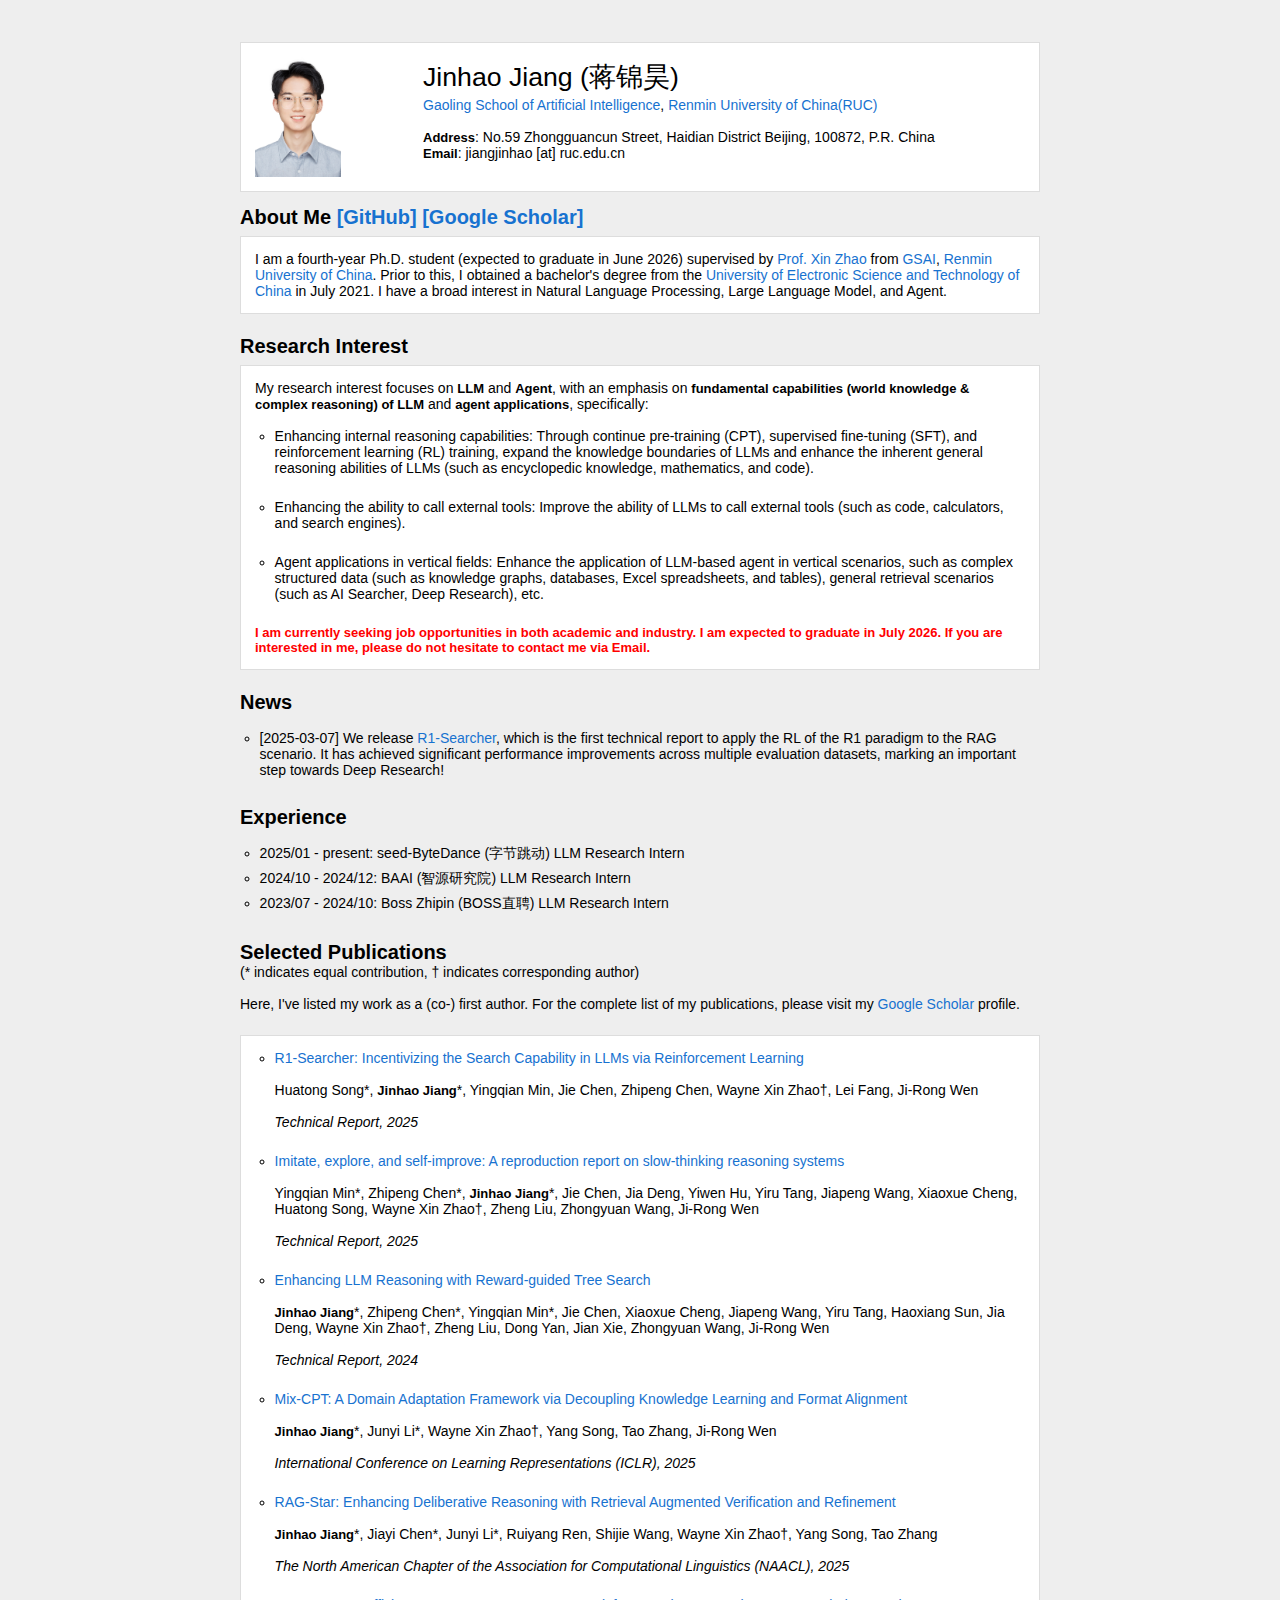
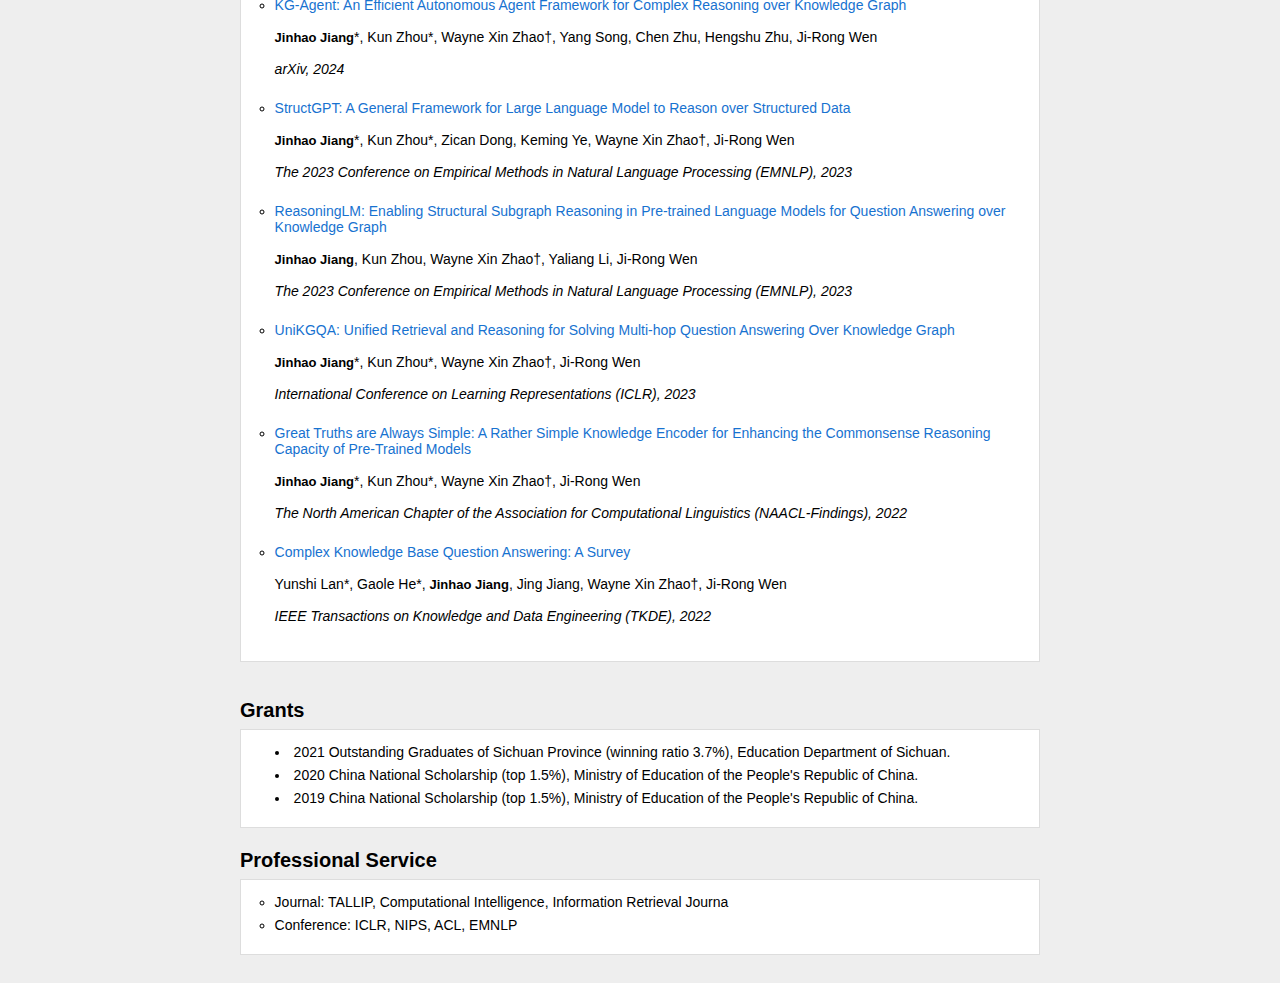
<file: index.html>
<html>

<head>
    <meta http-equiv="Content-Type" content="text/html; charset=UTF-8">

    <title>Jinhao Jiang</title>
    <meta content="Jinhao Jiang, https://jboru.github.io" name="keywords">

    <style media="screen" type="text/css">
        html,
        body,
        div,
        span,
        applet,
        object,
        iframe,
        h1,
        h2,
        h3,
        h4,
        h5,
        h6,
        p,
        blockquote,
        pre,
        a,
        abbr,
        acronym,
        address,
        big,
        cite,
        code,
        del,
        dfn,
        em,
        font,
        img,
        ins,
        kbd,
        q,
        s,
        samp,
        small,
        strike,
        strong,
        sub,
        tt,
        var,
        dl,
        dt,
        dd,
        ol,
        ul,
        li,
        fieldset,
        form,
        label,
        legend,
        table,
        caption,
        tbody,
        tfoot,
        thead,
        tr,
        th,
        td {
            border: 0pt none;
            font-family: inherit;
            font-size: 100%;
            font-style: inherit;
            font-weight: inherit;
            margin: 0pt;
            outline-color: invert;
            outline-style: none;
            outline-width: 0pt;
            padding: 0pt;
            vertical-align: baseline;
        }

        a {
            color: #1772d0;
            text-decoration: none;
        }

        a:focus,
        a:hover {
            color: #f09228;
            text-decoration: none;
        }

        a.paper {
            font-weight: bold;
            font-size: 12pt;
        }

        b.paper {
            font-weight: bold;
            font-size: 12pt;
        }

        * {
            margin: 0pt;
            padding: 0pt;
        }

        body {
            position: relative;
            margin: 3em auto 2em auto;
            width: 800px;
            font-family: Verdana, Helvetica, sans-serif;
            font-size: 14px;
            background: #eee;
        }

        h2 {
            font-family: Verdana, Helvetica, sans-serif;
            font-size: 15pt;
            font-weight: 700;
        }

        h3 {
            font-family: Verdana, Helvetica, sans-serif;
            font-size: 16px;
            font-weight: 700;
        }

        strong {
            font-family: Verdana, Helvetica, sans-serif;
            font-size: 13px;
            font-weight: bold;
        }

        ul {
            list-style: circle;
        }

        img {
            border: none;
        }

        li {
            padding-bottom: 0.5em;
            margin-left: 1.4em;
        }

        alert {
            font-family: Verdana, Helvetica, sans-serif;
            font-size: 13px;
            font-weight: bold;
            color: #FF0000;
        }

        em,
        i {
            font-style: italic;
        }

        div.section {
            clear: both;
            margin-bottom: 1.5em;
            background: #eee;
        }

        div.spanner {
            clear: both;
        }

        div.paper {
            clear: both;
            margin-top: 0.5em;
            margin-bottom: 1em;
            border: 1px solid #ddd;
            background: #fff;
            padding: 1em 1em 1em 1em;
        }

        div.paper div {
            padding-left: 230px;
        }

        img.paper {
            margin-bottom: 0.5em;
            float: left;
            width: 200px;
        }

        span.blurb {
            font-style: italic;
            display: block;
            margin-top: 0.75em;
            margin-bottom: 0.5em;
        }

        pre,
        code {
            font-family: 'Lucida Console', 'Andale Mono', 'Courier', monospaced;
            margin: 1em 0;
            padding: 0;
        }

        div.paper pre {
            font-size: 0.9em;
        }
    </style>


    <link href="http://fonts.googleapis.com/css?family=Lato:400,700,400italic,700italic" rel="stylesheet"
          type="text/css"/>
    <!-- Global site tag (gtag.js) - Google Analytics -->
    <script async src="https://www.googletagmanager.com/gtag/js?id=UA-164510176-1"></script>
    <script>
        window.dataLayer = window.dataLayer || [];

        function gtag() {
            dataLayer.push(arguments);
        }

        gtag('js', new Date());

        gtag('config', 'UA-164510176-1');
    </script>

</head>


<body>

    <!--photo and basic information-->
    <div style="margin-bottom: 1em; border: 1px solid #ddd; background-color: #fff; padding: 1em; height: 120px;">
        <div style="margin: 0px auto; width: 100%;">
            <img title="jinhao" style="float: left; padding-left: .01em; height: 120px;"
                 src="images/jiangjinhao.jpg">
            <div style="padding-left: 12em; vertical-align: top; height: 120px;">
                <span style="line-height: 150%; font-size: 20pt;">Jinhao Jiang (蒋锦昊)</span><br>
                <span><a href="http://ai.ruc.edu.cn/">Gaoling School of Artificial Intelligence</a>, <a
                        href="https://en.ruc.edu.cn/">Renmin University of China(RUC)</a></span><br><br>
                <span><strong>Address</strong>: No.59 Zhongguancun Street, Haidian District Beijing, 100872, P.R. China</span><br>
                <span><strong>Email</strong>: jiangjinhao [at] ruc.edu.cn</span>
            </div>
        </div>
    </div>
    <!--<div style="clear: both; background-color: #fff; margin-top: 1.5em; padding: .2em; padding-left: .3em;">-->

    
    <!--biography-->
    <div style="clear: both;">
        <div class="section">
            <h2>About Me <a href="https://github.com/JBoRu">[GitHub]</a>
                <a href="https://scholar.google.com/citations?user=TeFKijMAAAAJ&hl=en">[Google Scholar]</a>
            </h2>
            <div class="paper">
                I am a fourth-year Ph.D. student (expected to graduate in June 2026) supervised by <a href="http://playbigdata.ruc.edu.cn/batmanfly/">Prof. Xin Zhao</a> from <a href="http://ai.ruc.edu.cn/english/index.htm">GSAI</a>, <a href="https://ruc.edu.cn">Renmin University of China</a>. Prior to this, I obtained a bachelor's degree from the <a href="https://www.uestc.edu.cn/">University of Electronic Science and Technology of China</a> in July 2021. I have a broad interest in Natural Language Processing, Large Language Model, and Agent.
                <br>
            </div>
        </div>
    </div>

    <!--Research Interest-->
    <div style="clear: both;">
        <div class="section clearfix">
            <h2>Research Interest</h2>
            <div class="paper">
                My research interest focuses on <strong>LLM</strong> and <strong>Agent</strong>, with an emphasis on
                <strong>fundamental capabilities (world knowledge & complex reasoning) of LLM</strong> and
                <strong>agent applications</strong>, specifically:<br><br>
                <ul>
                    <li>Enhancing internal reasoning capabilities: Through continue pre-training (CPT), supervised fine-tuning
                        (SFT), and reinforcement learning (RL) training, expand the knowledge boundaries of LLMs and enhance
                        the inherent general reasoning abilities of LLMs (such as encyclopedic knowledge, mathematics, and
                        code).
                    </li><br>
                    <li>Enhancing the ability to call external tools: Improve the ability of LLMs to call external tools (such
                        as code, calculators, and search engines).
                    </li><br>
                    <li>Agent applications in vertical fields: Enhance the application of LLM-based agent in vertical scenarios,
                        such as complex structured data (such as knowledge graphs, databases, Excel spreadsheets, and tables),
                        general retrieval scenarios (such as AI Searcher, Deep Research), etc.
                    </li><br>
                </ul>
                <alert>
                    I am currently seeking job opportunities in both academic and industry. I am expected to graduate in July
                    2026. If you are interested in me, please do not hesitate to contact me via Email.
                <alert>
            </div>
        </div>
    </div>

    <!--News-->
    <div style="clear: both;">
        <div class="section">
            <h2 id="news">News</h2><br>
                <ul>
                    <li>[2025-03-07] We release <a href="https://arxiv.org/pdf/2503.05592">R1-Searcher</a>, which is the first technical report to apply the RL of the R1 paradigm to the RAG scenario. It has achieved significant performance improvements across multiple evaluation datasets, marking an important step towards Deep Research!
                </ul>

            <!-- <details>
                <summary><span style="color:blue">&nbsp;&nbsp;&nbsp;&nbsp;&nbsp;&nbsp;&nbsp;&nbsp;&nbsp;[2024]</span></summary>
                <ul>
                    <li>2024-12: One paper about LLM evaluation was accepted by <a href="https://aaai.org/conference/aaai/aaai-25/">AAAI 2025</a>; We won the First Price in <a href="https://mp.weixin.qq.com/s/tANdhJhfKtO-ZZtVI2wM6A">Financial GraphRAG Competition</a>.</li>
                    <li>2024-02: One paper about text simplification was accepted by <a href="https://lrec-coling-2024.org/about-lrec-coling/">COLING 2024</a>.</li>                
                </ul>
            </details> -->

            <!-- <details>
                <summary><span style="color:blue">&nbsp;&nbsp;&nbsp;&nbsp;&nbsp;&nbsp;&nbsp;&nbsp;&nbsp;[2023]</span></summary>
                <ul><br>-->
                    <!-- <li>2023-12: We won the Best Innovation Award in <a href="https://mp.weixin.qq.com/s/sfJPI5yIIE9igTZlpbU5QQ">Yangtze River Delta Fintech Innovation & Application Global Competition</a>.</li> -->
                <!-- </ul> -->
            <!-- </details> -->
        </div>
    </div>

    <!-- Research Highlights
    <div style="clear: both;">
        <div class="section">
            <h2 id="confpapers">Research Highlights (<a href="https://scholar.google.com/citations?user=Q0F92XIAAAAJ&hl=en">[Full List]</a>)</h2>


            <h4><alert>Question Answering</alert></h4>
            <div class="paper"><img class="paper" src="./resources/paper_icon/naacl_demo_short.gif"
                title="">
                <div>We have developed question answering systems under different scenarios. 
                For Machine Reading Comprehension (MRC), we proposed different methods to improve the accuracy of answering questions over passages [<a href="https://ojs.aaai.org/index.php/AAAI/article/view/6458/6314">AAAI'20</a>; <a href="https://aclanthology.org/2023.findings-acl.391.pdf">ACL'23</a>]. 
                For Knowledge Graph Question Answering (KGQA), we investegated and improved different modules in the QA framework, which achieve SOTA results in a variety of scenarios (e.g., simple questions [<a href="https://ink.library.smu.edu.sg/cgi/viewcontent.cgi?article=5443&context=sis_research">IJCAI'19</a>], complex questions [<a href="https://arxiv.org/pdf/2101.03737">WSDM'20</a>; <a href="https://aclanthology.org/2020.acl-main.91.pdf">ACL'20</a>; <a href="https://arxiv.org/pdf/2306.06872">ACL'23</a>], conversational questions [<a href="https://aclanthology.org/2021.acl-long.255.pdf">ACL'21</a>]).
                For Question Answering with Databases, we explored to generate complex questions in a specific domain [<a href="https://arxiv.org/pdf/2310.08395">EMNLP'23</a>; <a href="https://arxiv.org/abs/2402.13125">AAAI'25</a>] and align Large Language Models (LLMs) to a domain-specific database [<a href="https://arxiv.org/pdf/2402.16567">CIKM'24</a>].
                For Multi-modal Question Answering, we discussed the applications of LLMs and its safety issue [<a href="http://arxiv.org/abs/2311.09050.pdf">MM'23</a>; <a href="https://arxiv.org/pdf/2402.00357">IJCAI'24</a>;<a href="https://arxiv.org/pdf/2311.17600">ECCV'24</a>].<br>
                
                There are surveys [<a href="https://arxiv.org/pdf/2108.06688">TKDE'22</a>] you can start with.
                We have demonstration pages [<a href="http://49.52.27.116:8000/test">Demonstration Page</a> (only works within ECNU)] that you can try on!
                </div>
                <div class="spanner">
                </div>
            </div> 

            <h4><alert>Educational NLP</alert></h4>
            <div class="paper"><img class="paper" src="./resources/paper_icon/viscgec.gif"
                title="">
                <div>We have worked on the educational NLP tasks, such as Math Word Problem (MWP) solving [<a href="https://ojs.aaai.org/index.php/AAAI/article/view/21723">AAAI demo'22</a>; <a href="https://arxiv.org/pdf/2305.04091">ACL'23</a>; <a href="https://arxiv.org/pdf/2310.16535">EMNLP Finding'23</a>], Chinese Spelling Check (CSC) [<a href="https://link.springer.com/chapter/10.1007/978-3-031-44699-3_29">NLPCC'23</a>], Grammatical Error Correction (GEC) [<a href="https://arxiv.org/pdf/2311.04906">CIKM'23</a>;<a href="https://arxiv.org/pdf/2311.04906">COLING'25</a>;<a href="https://arxiv.org/pdf/2311.04906">NAACL'25</a>], Text Simplification [<a href="https://arxiv.org/abs/2402.14704">COLING'24</a>], and Essay Scoring [<a href="https://kclpure.kcl.ac.uk/ws/portalfiles/portal/266055350/AIED_2024_Chen_et_al.pdf">AIED'24</a>;<a href="https://arxiv.org/pdf/2407.12857">EMNLP Finding'24</a>].<br>
                
                There are surveys [<a href="https://arxiv.org/pdf/2401.07518">ArXiv</a>] you can start with.
                </div>
                <div class="spanner">
                </div>
            </div>            
        </div>
    </div>
    <br> -->

    <div style="clear: both;">
        <div class="section clearfix">
            <h2>Experience</h2><br>
            <ul>
                <li>2025/01 - present: seed-ByteDance (字节跳动) LLM Research Intern
                </li>
                <li>2024/10 - 2024/12: BAAI (智源研究院) LLM Research Intern
                </li>
                <li>2023/07 - 2024/10: Boss Zhipin (BOSS直聘) LLM Research Intern
                </li>
            </ul>
        </div>
    </div>

    
    <!--Research Highlights-->
    <div style="clear: both;">
        <div class="section">
            <h2 id="confpapers">Selected Publications</h2>
            (* indicates equal contribution, &dagger; indicates corresponding author)<br><br>
            Here, I've listed my work as a (co-) first author. For the complete list of my publications, please visit my <a href="https://scholar.google.com/citations?user=TeFKijMAAAAJ&hl=en">Google Scholar</a> profile.<br><br>
            <div class="paper">
            <ul>
                <li>
                <a href="https://arxiv.org/pdf/2503.05592.pdf">R1-Searcher: Incentivizing the Search Capability in LLMs via Reinforcement Learning</a><br><br>
                Huatong Song*, <strong>Jinhao Jiang</strong>*, Yingqian Min, Jie Chen, Zhipeng Chen, Wayne Xin Zhao&dagger;, Lei Fang, Ji-Rong Wen<br><br>
                <i>Technical Report, 2025</i> <br>
                <br>
                </li>
            </ul>

            <ul>
                <li>
                <a href="https://arxiv.org/pdf/2412.09413?.pdf">Imitate, explore, and self-improve: A reproduction report on slow-thinking reasoning systems</a><br><br>
                Yingqian Min*, Zhipeng Chen*, <strong>Jinhao Jiang</strong>*, Jie Chen, Jia Deng, Yiwen Hu, Yiru Tang, Jiapeng Wang, Xiaoxue Cheng, Huatong Song, Wayne Xin Zhao&dagger;, Zheng Liu, Zhongyuan Wang, Ji-Rong Wen<br><br>
                <i>Technical Report, 2025</i> <br>
                <br>
                </li>
            </ul>


            <ul>
                <li>
                <a href="https://arxiv.org/pdf/2411.11694.pdf">Enhancing LLM Reasoning with Reward-guided Tree Search</a><br><br>
                <strong>Jinhao Jiang</strong>*, Zhipeng Chen*, Yingqian Min*, Jie Chen, Xiaoxue Cheng, Jiapeng Wang, Yiru Tang, Haoxiang Sun, Jia Deng, Wayne Xin Zhao&dagger;, Zheng Liu, Dong Yan, Jian Xie, Zhongyuan Wang, Ji-Rong Wen<br><br>
                <i>Technical Report, 2024</i> <br>
                <br>
                </li>
            </ul>

            <ul>
                <li>
                <a href="https://arxiv.org/pdf/2412.09413?.pdf">Mix-CPT: A Domain Adaptation Framework via Decoupling Knowledge Learning and Format Alignment</a><br><br>
                <strong>Jinhao Jiang</strong>*, Junyi Li*, Wayne Xin Zhao&dagger;, Yang Song, Tao Zhang, Ji-Rong Wen<br><br>
                <i>International Conference on Learning Representations (ICLR), 2025</i> <br>
                <br>
                </li>
            </ul>

            <ul>
                <li>
                <a href="https://arxiv.org/pdf/2412.12881.pdf">RAG-Star: Enhancing Deliberative Reasoning with Retrieval Augmented Verification and Refinement</a><br><br>
                <strong>Jinhao Jiang</strong>*, Jiayi Chen*, Junyi Li*, Ruiyang Ren, Shijie Wang, Wayne Xin Zhao&dagger;, Yang Song, Tao Zhang<br><br>
                <i>The North American Chapter of the Association for Computational Linguistics (NAACL), 2025</i> <br>
                <br>
                </li>
            </ul>

            <ul>
                <li>
                <a href="https://arxiv.org/pdf/2402.11163.pdf">KG-Agent: An Efficient Autonomous Agent Framework for Complex Reasoning over Knowledge Graph</a><br><br>
                <strong>Jinhao Jiang</strong>*, Kun Zhou*, Wayne Xin Zhao&dagger;, Yang Song, Chen Zhu, Hengshu Zhu, Ji-Rong Wen<br><br>
                <i>arXiv, 2024</i> <br>
                <br>
                </li>
            </ul>

            <ul>
                <li>
                <a href="https://arxiv.org/pdf/2305.09645.pdf">StructGPT: A General Framework for Large Language Model to Reason over Structured Data</a><br><br>
                <strong>Jinhao Jiang</strong>*, Kun Zhou*, Zican Dong, Keming Ye, Wayne Xin Zhao&dagger;, Ji-Rong Wen<br><br>
                <i>The 2023 Conference on Empirical Methods in Natural Language Processing (EMNLP), 2023</i> <br>
                <br>
                </li>
            </ul>

            <ul>
                <li>
                <a href="https://arxiv.org/pdf/2305.09645.pdf">ReasoningLM: Enabling Structural Subgraph Reasoning in Pre-trained Language Models for Question Answering over Knowledge Graph</a><br><br>
                <strong>Jinhao Jiang</strong>, Kun Zhou, Wayne Xin Zhao&dagger;, Yaliang Li, Ji-Rong Wen<br><br>
                <i>The 2023 Conference on Empirical Methods in Natural Language Processing (EMNLP), 2023</i> <br>
                <br>
                </li>
            </ul>

            <ul>
                <li>
                <a href="https://arxiv.org/abs/2212.00959">UniKGQA: Unified Retrieval and Reasoning for Solving Multi-hop Question Answering Over Knowledge Graph</a><br><br>
                <strong>Jinhao Jiang</strong>*, Kun Zhou*, Wayne Xin Zhao&dagger;, Ji-Rong Wen<br><br>
                <i>International Conference on Learning Representations (ICLR), 2023</i><br>
                <br>
                </li>
            </ul>

            <ul>
                <li>
                <a href="https://arxiv.org/pdf/2205.01841.pdf">Great Truths are Always Simple: A Rather Simple Knowledge Encoder for Enhancing the Commonsense Reasoning Capacity of Pre-Trained Models</a><br><br>
                <strong>Jinhao Jiang</strong>*, Kun Zhou*, Wayne Xin Zhao&dagger;, Ji-Rong Wen<br><br>
                <i>The North American Chapter of the Association for Computational Linguistics (NAACL-Findings), 2022</i><br>
                <br>
                </li>
            </ul>

            <ul>
                <li>
                <a href="https://arxiv.org/pdf/2108.06688.pdf">Complex Knowledge Base Question Answering: A Survey</a><br><br>
                Yunshi Lan*, Gaole He*, <strong>Jinhao Jiang</strong>, Jing Jiang, Wayne Xin Zhao&dagger;, Ji-Rong Wen<br><br>
                <i>IEEE Transactions on Knowledge and Data Engineering (TKDE), 2022</i> <br>
                <br>
                </li>
            </ul>

        </div>
    </div>
    <br>

    <!--Grants-->
    <div style="clear: both;">
        <div class="section">
            <h2>Grants
            </h2>
            <div class="paper">
                <li>2021 Outstanding Graduates of Sichuan Province (winning ratio 3.7%), Education Department of Sichuan.</li>
                <li>2020 China National Scholarship (top 1.5%), Ministry of Education of the People's Republic of China.</li>
                <li>2019 China National Scholarship (top 1.5%), Ministry of Education of the People's Republic of China.</li>
                <!-- <li>2019 Meritorious Winner (winning ratio 7.09%) in Mathematical Contest In Modeling, the COMAP of American.</li> -->
                <div class="spanner"></div>
                <!-- <br> -->
            </div>
        </div>
    </div>

    <!--Teaching-->
    <!-- <div style="clear: both;">
        <div class="section">
            <h2>Teaching
            </h2>
            <div class="paper">
                <ul>
                    <li>
                        Deep Learning<br>
                        for both undergraduate students and postgraduate students<br>
                        2024 Spring Deep Learning (Undergraduate)<br>
                        2025 Spring <a href="./resources/html/deep-learning2024-2025.html">Deep Learning (Undergraduate)</a> 
                    </li>
                </ul>
                <div class="spanner"></div>
                <br>
            </div>
        </div>
    </div> -->

    <!--Professional Service-->
    <div style="clear: both;">
        <div class="section">
            <h2>Professional Service
            </h2>
            <div class="paper">
                <ul>
                    <li>Journal: TALLIP, Computational Intelligence, Information Retrieval Journa</li>
                    <li>Conference: ICLR, NIPS, ACL, EMNLP</li>
                </ul>
                <div class="spanner"></div>
                <!-- <br> -->
            </div>
        </div>
    </div>

    <!--Invited Talk-->
    <!-- <div style="clear: both;">
        <div class="section">
            <h2>Invited Talk
            </h2>
            <div class="paper">
                <ul>
                    <li>
                        Invited Talk on Stuctured Data Management via Large Language Models.<br>
                        Xi'an, <a href="http://chinasoft.ccf.org.cn/program/academic">2024 CCF ChinaSoft</a> (2024.11)<br>
                    </li>
                    <li>
                        Invited Talk on Applications of Large Language Models on Finance Domain.<br>
                        ECNU (2023.12)<br>
                    </li>
                    <li>
                        Invited Talk on Knowledge-based Question Answering with Large Language Models. <a href="./resources/slides/nust-pre.pdf">[Slides]</a> <br>
                        NUST, NLP Group (2023.11)<br>
                        SCU, NLP Group (2023.12)
                    </li>
                </ul>
                <div class="spanner"></div>
                <br>
            </div>
        </div>
    </div> -->

    <!--Mentoring-->
    <!-- <div style="clear: both;">
        <div class="section">
            <h2>Mentoring Experience</h2>
            <div class="paper">
                <h4>PhD students</h4>
                <ul>
                    <li>
                        Yuanyuan Liang 
                    </li>
                    <li>
                        Wenbiao Tao 
                    </li>
                    <li>
                        Yuan Liu 
                    </li>
                </ul>
                <h4>Master students</h4>
                <ul>
                    <li>
                        Zeyu Sheng (ByteDance, Shanghai); Xuyao Hu (Xiecheng, Shanghai); Yuze Huang (Xiecheng, Shanghai); Yuxuan Huang (Shanghai Stock Exchange, Shanghai)
                    </li>
                    <li>
                        Keren Tan (Shanghai excellent graduate student 2024) (Guotai Junan Securities, Shanghai); Jiani Wang (Midea, Shanghai); Lei Pan(AISPEECH, Shanghai)
                    </li>
                    <li>
                        Xin Liu (PhD candidate, MBZUAI, Abu Dhabi); Hanyue Du; Alex Xiang Li (BiliBili, Shanghai)
                    </li>
                    <li>
                        Hanlun Zhu; Yike Zhao; Xiaoman Wang
                    </li>
                    <li>
                        Qinwen Chen; Xinyuan Li; Qianyu Wang
                    </li>
                </ul>
                <h4>Undergraduate students</h4>
                <ul>
                    <li>
                        Qingyuan Tian (CIKM 2023; EMNLP Finding 2023) (PhD candidate, SJTU)<br>
                    </li>
                </ul>
                <div class="spanner"></div>
                <br>
            </div>
        </div>
    </div>

</body>

</html>
</file>
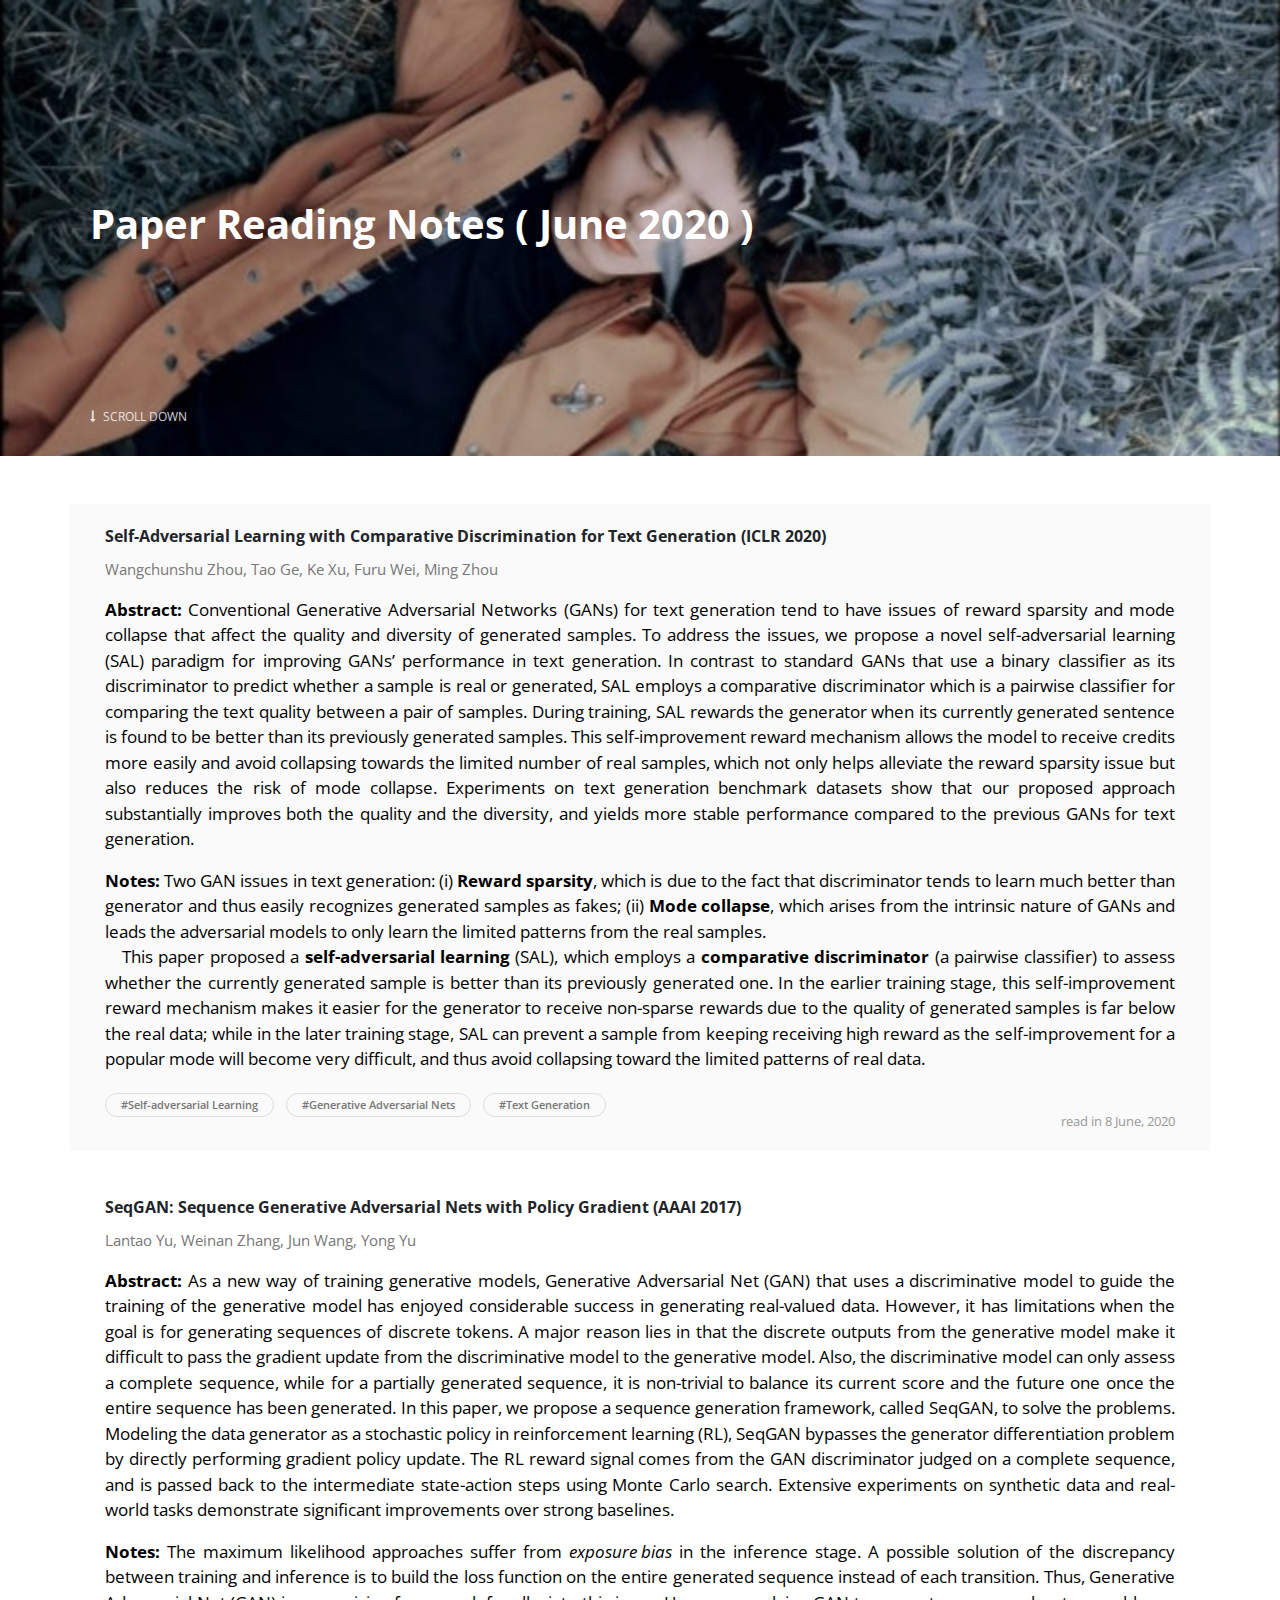
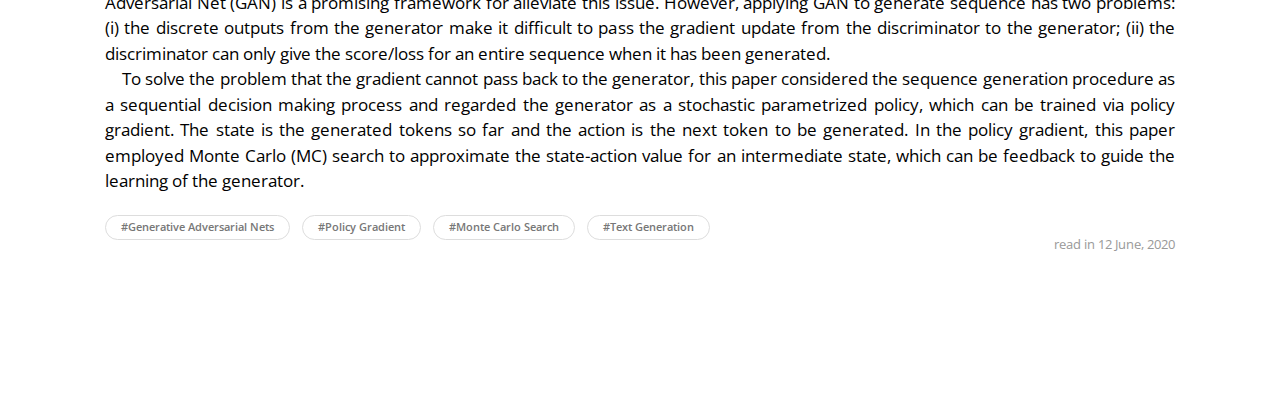
<file: blog/2020/june.html>
<!DOCTYPE html>
<html>
  <head>
    <meta charset="utf-8">
    <meta http-equiv="X-UA-Compatible" content="IE=edge">
    <title>June 2020 (Junyi Li)</title>
    <meta name="description" content="">
    <meta name="viewport" content="width=device-width, initial-scale=1">
    <meta name="robots" content="all,follow">
    <!-- Bootstrap CSS-->
    <link rel="stylesheet" href="../vendor/bootstrap/css/bootstrap.min.css">
    <!-- Font Awesome CSS-->
    <link rel="stylesheet" href="../vendor/font-awesome/css/font-awesome.min.css">
    <!-- Custom icon font-->
    <link rel="stylesheet" href="../css/fontastic.css">
    <!-- Google fonts - Open Sans-->
    <link rel="stylesheet" href="https://fonts.googleapis.com/css?family=Open+Sans:300,400,700">
    <!-- Fancybox-->
    <link rel="stylesheet" href="../vendor/@fancyapps/fancybox/jquery.fancybox.min.css">
    <!-- theme stylesheet-->
    <link rel="stylesheet" href="../css/style.default.css" id="theme-stylesheet">
    <!-- Custom stylesheet - for your changes-->
    <link rel="stylesheet" href="../css/custom.css">
  </head>
  <body>
    <!-- Hero Section-->
    <section style="background: url(../img/june-2020.jpg); background-size: cover; background-position: center center" class="hero">
      <div class="container">
        <div class="row">
          <div class="col-lg-12">
            <h1>Paper Reading Notes ( June 2020 )</h1><!--<a href="june-all.html" target="_blank" class="hero-link">Show All</a>-->
          </div>
        </div><a href=".intro" class="continue link-scroll"><i class="fa fa-long-arrow-down"></i> Scroll Down</a>
      </div>
    </section>
    <br><br>
    <section class="featured-posts no-padding-top">
      <div class="container">
        <!-- Post-->
        <div class="row d-flex align-items-stretch">
          <div class="text col-lg-12">
            <div class="text-inner d-flex align-items-center">
              <div class="content">
                <header class="post-header">
                  <!--<div class="category"><a href="#">Business</a><a href="#">Technology</a></div>-->
				  <a href="https://openreview.net/pdf?id=B1l8L6EtDS" target="_blank">
                    <b>Self-Adversarial Learning with Comparative Discrimination for Text Generation (ICLR 2020)</b>
				  </a>
                </header>
                <p style="font-size:15px">Wangchunshu Zhou, Tao Ge, Ke Xu, Furu Wei, Ming Zhou</p>
				<p style="color:black;font-size:17px;text-align:justify">
				<b>Abstract: </b>Conventional Generative Adversarial Networks (GANs) for text generation tend to
				have issues of reward sparsity and mode collapse that affect the quality and diversity
				of generated samples. To address the issues, we propose a novel self-adversarial
				learning (SAL) paradigm for improving GANs’ performance in text generation.
				In contrast to standard GANs that use a binary classifier as its discriminator
				to predict whether a sample is real or generated, SAL employs a comparative
				discriminator which is a pairwise classifier for comparing the text quality between
				a pair of samples. During training, SAL rewards the generator when its currently
				generated sentence is found to be better than its previously generated samples.
				This self-improvement reward mechanism allows the model to receive credits
				more easily and avoid collapsing towards the limited number of real samples,
				which not only helps alleviate the reward sparsity issue but also reduces the risk of
				mode collapse. Experiments on text generation benchmark datasets show that our
				proposed approach substantially improves both the quality and the diversity, and
				yields more stable performance compared to the previous GANs for text generation.
				</p>
				<p style="color:black;font-size:17px;text-align:justify">
				<b>Notes: </b>Two GAN issues in text generation: (i) <b>Reward sparsity</b>, which is due to the fact that discriminator tends to learn much better than generator and thus easily recognizes generated samples as fakes; (ii) <b>Mode collapse</b>, which arises from the intrinsic nature of GANs and leads the adversarial models to only learn the limited patterns from the real samples.<br>
				&emsp;This paper proposed a <b>self-adversarial learning</b> (SAL), which employs a <b>comparative discriminator</b> (a pairwise classifier) to assess whether the currently generated sample is better than its previously generated one. In the earlier training stage, this self-improvement reward mechanism makes it easier for the generator to receive non-sparse rewards due to the quality of generated samples is far below the real data; while in the later training stage, SAL can prevent a sample from keeping receiving high reward as the self-improvement for a popular mode will become very difficult, and thus avoid collapsing toward the limited patterns of real data.
				</p>
				<div class="widget tags"> 
					<ul class="list-inline">
					  <li class="list-inline-item"><a href="#" class="tag">#Self-adversarial Learning</a></li>
					  <li class="list-inline-item"><a href="#" class="tag">#Generative Adversarial Nets</a></li>
					  <li class="list-inline-item"><a href="#" class="tag">#Text Generation</a></li>
					</ul>
				</div>
                <footer class="post-footer d-flex align-items-center">
                  <div class="comments">read in 8 June, 2020</div>
                </footer>
              </div>
            </div>
          </div>
          <!--<div class="image col-lg-4"><img src="../img/featured-pic-1.jpeg" alt="..."></div>-->
        </div>
		<br>
		<!-- Post-->
        <div class="row d-flex align-items-stretch">
          <div class="text col-lg-12">
            <div class="text-inner d-flex align-items-center">
              <div class="content">
                <header class="post-header">
                  <!--<div class="category"><a href="#">Business</a><a href="#">Technology</a></div>-->
				  <a href="https://arxiv.org/abs/1609.05473" target="_blank">
                    <b>SeqGAN: Sequence Generative Adversarial Nets with Policy Gradient (AAAI 2017)</b>
				  </a>
                </header>
                <p style="font-size:15px">Lantao Yu, Weinan Zhang, Jun Wang, Yong Yu</p>
				<p style="color:black;font-size:17px;text-align:justify">
				<b>Abstract: </b>As a new way of training generative models, Generative Adversarial Net (GAN) that uses a discriminative model to guide the training of the generative model has enjoyed considerable
				success in generating real-valued data. However, it has limitations when the goal is for generating sequences of discrete tokens. A major reason lies in that the discrete outputs from the
				generative model make it difficult to pass the gradient update
				from the discriminative model to the generative model. Also,
				the discriminative model can only assess a complete sequence,
				while for a partially generated sequence, it is non-trivial to
				balance its current score and the future one once the entire
				sequence has been generated. In this paper, we propose a sequence generation framework, called SeqGAN, to solve the problems. Modeling the data generator as a stochastic policy in
				reinforcement learning (RL), SeqGAN bypasses the generator
				differentiation problem by directly performing gradient policy
				update. The RL reward signal comes from the GAN discriminator judged on a complete sequence, and is passed back to the intermediate state-action steps using Monte Carlo search.
				Extensive experiments on synthetic data and real-world tasks
				demonstrate significant improvements over strong baselines.
				</p>
				<p style="color:black;font-size:17px;text-align:justify">
				<b>Notes: </b>The maximum likelihood approaches suffer from <I>exposure bias</I> in the inference stage. A possible solution of the discrepancy between training and inference is to build the loss function on the entire generated sequence instead of each transition. Thus, Generative Adversarial Net (GAN) is a promising framework for alleviate this issue. However, applying GAN to generate sequence has two problems: (i) the discrete outputs from the generator make it difficult to pass the gradient update from the discriminator to the generator; (ii) the discriminator can only give the score/loss for an entire sequence when it has been generated.<br>
				&emsp;To solve the problem that the gradient cannot pass back to the generator, this paper considered the sequence generation procedure as a sequential decision making process and regarded the generator as a stochastic parametrized policy, which can be trained via policy gradient. The state is the generated tokens so far and the action is the next token to be generated. In the policy gradient, this paper employed Monte Carlo (MC) search to approximate the state-action value for an intermediate state, which can be feedback to guide the learning of the generator.
				</p>
				<div class="widget tags"> 
					<ul class="list-inline">
					  <li class="list-inline-item"><a href="#" class="tag">#Generative Adversarial Nets</a></li>
					  <li class="list-inline-item"><a href="#" class="tag">#Policy Gradient</a></li>
					  <li class="list-inline-item"><a href="#" class="tag">#Monte Carlo Search</a></li>
					  <li class="list-inline-item"><a href="#" class="tag">#Text Generation</a></li>
					</ul>
				</div>
                <footer class="post-footer d-flex align-items-center">
                  <div class="comments">read in 12 June, 2020</div>
                </footer>
              </div>
            </div>
          </div>
          <!--<div class="image col-lg-4"><img src="../img/featured-pic-1.jpeg" alt="..."></div>-->
        </div>
		<br>
        
      </div>
    </section>
    
    <!-- JavaScript files-->
    <script src="../vendor/jquery/jquery.min.js"></script>
    <script src="../vendor/popper.js/umd/popper.min.js"> </script>
    <script src="../vendor/bootstrap/js/bootstrap.min.js"></script>
    <script src="../vendor/jquery.cookie/jquery.cookie.js"> </script>
    <script src="../vendor/@fancyapps/fancybox/jquery.fancybox.min.js"></script>
    <script src="../js/front.js"></script>
  </body>
</html>
</file>
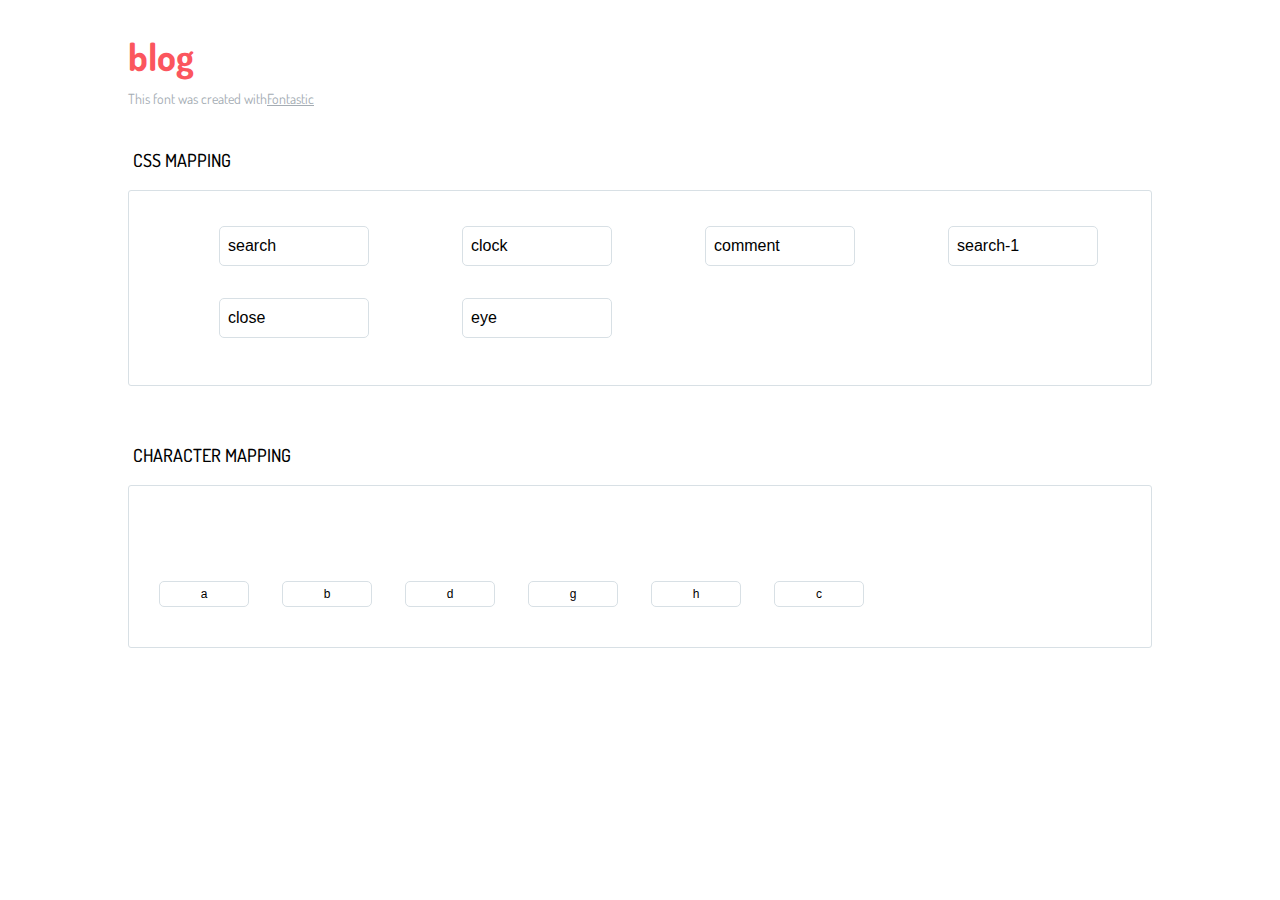
<file: blog/icons-reference/icons-reference.html>
<!DOCTYPE html>
<html lang="en">
  <head>
    <meta charset="utf-8">
    <meta http-equiv="X-UA-Compatible" content="IE=edge,chrome=1">
    <meta name="viewport" content="width=device-width,initial-scale=1">
    <title>Font Reference - blog</title>
    <link href="http://fonts.googleapis.com/css?family=Dosis:400,500,700" rel="stylesheet" type="text/css">
    <link href="https://file.myfontastic.com/N4j4N7oxYtNKkKrJvxc3rZ/icons.css" rel="stylesheet">
    <style type="text/css">html,body,div,span,applet,object,iframe,h1,h2,h3,h4,h5,h6,p,blockquote,pre,a,abbr,acronym,address,big,cite,code,del,dfn,em,img,ins,kbd,q,s,samp,small,strike,strong,sub,sup,tt,var,dl,dt,dd,ol,ul,li,fieldset,form,label,legend,table,caption,tbody,tfoot,thead,tr,th,td{margin:0;padding:0;border:0;outline:0;font-weight:inherit;font-style:inherit;font-family:inherit;font-size:100%;vertical-align:baseline}body{line-height:1;color:#000;background:#fff}ol,ul{list-style:none}table{border-collapse:separate;border-spacing:0;vertical-align:middle}caption,th,td{text-align:left;font-weight:normal;vertical-align:middle}a img{border:none}*{-webkit-box-sizing:border-box;-moz-box-sizing:border-box;box-sizing:border-box}body{font-family:'Dosis','Tahoma',sans-serif}.container{margin:15px auto;width:80%}h1{margin:40px 0 20px;font-weight:700;font-size:38px;line-height:32px;color:#fb565e}h2{font-size:18px;padding:0 0 21px 5px;margin:45px 0 0 0;text-transform:uppercase;font-weight:500}.small{font-size:14px;color:#a5adb4;}.small a{color:#a5adb4;}.small a:hover{color:#fb565e}.glyphs.character-mapping{margin:0 0 20px 0;padding:20px 0 20px 30px;color:rgba(0,0,0,0.5);border:1px solid #d8e0e5;-webkit-border-radius:3px;border-radius:3px;}.glyphs.character-mapping li{margin:0 30px 20px 0;display:inline-block;width:90px}.glyphs.character-mapping .icon{margin:10px 0 10px 15px;padding:15px;position:relative;width:55px;height:55px;color:#162a36 !important;overflow:hidden;-webkit-border-radius:3px;border-radius:3px;font-size:32px;}.glyphs.character-mapping .icon svg{fill:#000}.glyphs.character-mapping input{margin:0;padding:5px 0;line-height:12px;font-size:12px;display:block;width:100%;border:1px solid #d8e0e5;-webkit-border-radius:5px;border-radius:5px;text-align:center;outline:0;}.glyphs.character-mapping input:focus{border:1px solid #fbde4a;-webkit-box-shadow:inset 0 0 3px #fbde4a;box-shadow:inset 0 0 3px #fbde4a}.glyphs.character-mapping input:hover{-webkit-box-shadow:inset 0 0 3px #fbde4a;box-shadow:inset 0 0 3px #fbde4a}.glyphs.css-mapping{margin:0 0 60px 0;padding:30px 0 20px 30px;color:rgba(0,0,0,0.5);border:1px solid #d8e0e5;-webkit-border-radius:3px;border-radius:3px;}.glyphs.css-mapping li{margin:0 30px 20px 0;padding:0;display:inline-block;overflow:hidden}.glyphs.css-mapping .icon{margin:0;margin-right:10px;padding:13px;height:50px;width:50px;color:#162a36 !important;overflow:hidden;float:left;font-size:24px}.glyphs.css-mapping input{margin:0;margin-top:5px;padding:8px;line-height:16px;font-size:16px;display:block;width:150px;height:40px;border:1px solid #d8e0e5;-webkit-border-radius:5px;border-radius:5px;background:#fff;outline:0;float:right;}.glyphs.css-mapping input:focus{border:1px solid #fbde4a;-webkit-box-shadow:inset 0 0 3px #fbde4a;box-shadow:inset 0 0 3px #fbde4a}.glyphs.css-mapping input:hover{-webkit-box-shadow:inset 0 0 3px #fbde4a;box-shadow:inset 0 0 3px #fbde4a}</style>
  </head>
  <body>
    <div class="container">
      <h1>blog</h1>
      <p class="small">This font was created with<a href="http://fontastic.me/">Fontastic</a></p>
      <h2>CSS mapping</h2>
      <ul class="glyphs css-mapping">
        <li>
          <div class="icon icon-search"></div>
          <input type="text" readonly="readonly" value="search">
        </li>
        <li>
          <div class="icon icon-clock"></div>
          <input type="text" readonly="readonly" value="clock">
        </li>
        <li>
          <div class="icon icon-comment"></div>
          <input type="text" readonly="readonly" value="comment">
        </li>
        <li>
          <div class="icon icon-search-1"></div>
          <input type="text" readonly="readonly" value="search-1">
        </li>
        <li>
          <div class="icon icon-close"></div>
          <input type="text" readonly="readonly" value="close">
        </li>
        <li>
          <div class="icon icon-eye"></div>
          <input type="text" readonly="readonly" value="eye">
        </li>
      </ul>
      <h2>Character mapping</h2>
      <ul class="glyphs character-mapping">
        <li>
          <div data-icon="a" class="icon"></div>
          <input type="text" readonly="readonly" value="a">
        </li>
        <li>
          <div data-icon="b" class="icon"></div>
          <input type="text" readonly="readonly" value="b">
        </li>
        <li>
          <div data-icon="d" class="icon"></div>
          <input type="text" readonly="readonly" value="d">
        </li>
        <li>
          <div data-icon="g" class="icon"></div>
          <input type="text" readonly="readonly" value="g">
        </li>
        <li>
          <div data-icon="h" class="icon"></div>
          <input type="text" readonly="readonly" value="h">
        </li>
        <li>
          <div data-icon="c" class="icon"></div>
          <input type="text" readonly="readonly" value="c">
        </li>
      </ul>
    </div>
    <script>(function() {
  var glyphs, i, len, ref;

  ref = document.getElementsByClassName('glyphs');
  for (i = 0, len = ref.length; i < len; i++) {
    glyphs = ref[i];
    glyphs.addEventListener('click', function(event) {
      if (event.target.tagName === 'INPUT') {
        return event.target.select();
      }
    });
  }

}).call(this);

    </script>
  </body>
</html>
</file>
<file: blog/css/fontastic.css>
@charset "UTF-8";

@font-face {
  font-family: "blog";
  src:url("../fonts/blog.eot");
  src:url("../fonts/blog.eot?#iefix") format("embedded-opentype"),
    url("../fonts/blog.woff") format("woff"),
    url("../fonts/blog.ttf") format("truetype"),
    url("../fonts/blog.svg#blog") format("svg");
  font-weight: normal;
  font-style: normal;

}

[data-icon]:before {
  font-family: "blog" !important;
  content: attr(data-icon);
  font-style: normal !important;
  font-weight: normal !important;
  font-variant: normal !important;
  text-transform: none !important;
  speak: none;
  line-height: 1;
  -webkit-font-smoothing: antialiased;
  -moz-osx-font-smoothing: grayscale;
}

[class^="icon-"]:before,
[class*=" icon-"]:before {
  font-family: "blog" !important;
  font-style: normal !important;
  font-weight: normal !important;
  font-variant: normal !important;
  text-transform: none !important;
  speak: none;
  line-height: 1;
  -webkit-font-smoothing: antialiased;
  -moz-osx-font-smoothing: grayscale;
}

.icon-search:before {
  content: "\61";
}
.icon-clock:before {
  content: "\62";
}
.icon-comment:before {
  content: "\64";
}
.icon-search-1:before {
  content: "\67";
}
.icon-close:before {
  content: "\68";
}
.icon-eye:before {
  content: "\63";
}
</file>
<file: blog/css/style.default.css>
/*

* =====================
* GENERAL
* =====================
*/
.text-bold {
  font-weight: 700;
}

.text-small {
  font-size: 0.9rem;
}

body {
  overflow-x: hidden;
}

strong {
  font-weight: 700;
}

a,
i,
span {
  display: inline-block;
  text-decoration: none;
  -webkit-transition: all 0.3s;
  transition: all 0.3s;
}

a:hover, a:focus,
i:hover,
i:focus,
span:hover,
span:focus {
  text-decoration: none;
}

a i {
  -webkit-transition: none;
  transition: none;
}

ul {
  margin: 0;
  padding: 0;
}

section {
  padding: 100px 0;
  overflow-x: hidden;
}

button,
input {
  outline: none !important;
  font-family: "Open Sans", sans-serif;
}

button {
  cursor: pointer;
}

main,
aside {
  padding: 50px 0 100px;
}

h1 a {
  margin-left: 10px;
  font-size: 0.9em;
  opacity: 0;
  -webkit-transition: all 0.3s;
  transition: all 0.3s;
  color: #555;
  text-decoration: none;
}

h1:hover a {
  opacity: 1;
}

.page-header {
  padding-top: 20px;
  padding-bottom: 20px;
  background: #fafafa;
  margin-top: 30px;
}

.page-header h2 {
  margin-bottom: 0;
}

.animsition {
  z-index: 9999;
}

.widget {
  /*margin-bottom: 40px;
  padding: 30px;
  border: 1px solid #eee;*/
}

.widget header {
  margin-bottom: 20px;
}
.tlinks{text-indent:-9999px;height:0;line-height:0;font-size:0;overflow:hidden;}
.category a {
  color: #999;
  letter-spacing: 0.08em;
  font-weight: 700;
  text-transform: uppercase;
  text-decoration: none;
  font-size: 13px;
}

.category a::after {
  content: ',';
  color: #ddd;
  display: inline-block;
  margin-right: 5px;
}

.category a:last-of-type::after {
  display: none;
}

.category a:hover {
  color: #000;
}

i[class*="icon-"] {
  -webkit-transform: translateY(3px);
  transform: translateY(3px);
}

#style-switch-button {
  z-index: 9999 !important;
}

/*=== Helpers ===*/
.bg-red {
  background: #ff7676 !important;
  color: #fff;
}

.bg-red:hover {
  color: #fff;
}

.bg-blue {
  background: #85b4f2 !important;
  color: #fff;
}

.bg-blue:hover {
  color: #fff;
}

.bg-yellow {
  background: #ffc107 !important;
  color: #fff;
}

.bg-yellow:hover {
  color: #fff;
}

.bg-green {
  background: #54e69d !important;
  color: #fff;
}

.bg-green:hover {
  color: #fff;
}

.bg-orange {
  background: #ffc36d !important;
  color: #fff;
}

.bg-orange:hover {
  color: #fff;
}

.bg-violet {
  background: #796AEE !important;
  color: #fff;
}

.bg-violet:hover {
  color: #fff;
}

.bg-gray {
  background: #ced4da !important;
}

.bg-white {
  background: #fff !important;
}

.text-red {
  color: #ff7676;
}

.text-red:hover {
  color: #ff7676;
}

.text-yellow {
  color: #ffc107;
}

.text-yellow:hover {
  color: #ffc107;
}

.text-green {
  color: #54e69d;
}

.text-green:hover {
  color: #54e69d;
}

.text-orange {
  color: #ffc36d;
}

.text-orange:hover {
  color: #ffc36d;
}

.text-violet {
  color: #796AEE;
}

.text-violet:hover {
  color: #796AEE;
}

.text-blue {
  color: #85b4f2;
}

.text-blue:hover {
  color: #85b4f2;
}

.text-gray {
  color: #999;
}

.text-gray:hover {
  color: #999;
}

.text-white {
  color: #fff;
}

.no-padding {
  padding: 0 !important;
}

.no-padding-bottom {
  padding-bottom: 0 !important;
}

.no-padding-top {
  padding-top: 0 !important;
}

.no-margin {
  margin: 0 !important;
}

.no-margin-bottom {
  margin-bottom: 0 !important;
}

.no-margin-top {
  margin-top: 0 !important;
}

.padding-small {
  padding: 100px 0;
}

.btn {
  border-radius: 0 !important;
}

.badge {
  font-weight: 300;
}

.badge-rounded {
  border-radius: 50px;
}

.heading-light {
  font-weight: 300 !important;
}

.heading-medium {
  font-weight: 400 !important;
}

.pagination-template li.page-item {
  margin: 0 5px;
}

.pagination-template a.page-link {
  width: 40px;
  height: 40px;
  line-height: 27px;
  border-radius: 50% !important;
  border: 1px solid #ddd;
  color: #555;
  text-align: center;
}

.pagination-template a.page-link:hover, .pagination-template a.page-link.active {
  background: #f5f5f5;
}

.text-primary {
  color: #999 !important;
}

p.text-hero {
  font-size: 1.2em;
}

p.text-hero i {
  font-size: 1.2em;
}

p.small-text-hero {
  font-size: 1em;
}

h1,
h2,
h3,
h4,
h5,
h6 {
  margin-bottom: 15px;
}

.pagination-template li.page-item {
  margin: 0 5px;
}

.pagination-template a.page-link {
  width: 40px;
  height: 40px;
  line-height: 27px;
  border-radius: 50% !important;
  border: none;
  color: #555;
  text-align: center;
}

.pagination-template a.page-link:hover, .pagination-template a.page-link.active {
  background: #eee;
}

.container-fluid {
  width: 100%;
}

.text-big {
  font-size: 1.4em;
  font-weight: 300;
  line-height: 1.8em;
  color: #111;
}

a.hero-link {
  color: inherit !important;
  text-transform: uppercase;
  font-size: 1em;
  text-decoration: none !important;
  margin-top: 20px;
  font-weight: 300;
}

a.hero-link::after {
  content: '';
  width: 100%;
  height: 1px;
  display: block;
  background: #fff;
  -webkit-transition: all 0.3s;
  transition: all 0.3s;
}

a.hero-link:hover {
  color: #999 !important;
}

a.hero-link:hover::after {
  background: #999;
}

div[class*="-btn"] {
  cursor: pointer;
}

/* General Media Query ------------------------------------- */
@media (max-width: 767px) {
  nav.navbar .search-btn {
    margin-left: 0;
    padding-left: 0;
    border-left: none;
  }
}

@media (max-width: 575px) {
  nav.navbar .container {
    width: 100%;
  }
  .breadcrumb li {
    display: block;
    width: 100%;
    text-align: center;
  }
}

/*
* ==========================================================
*     NAVBAR
* ==========================================================
*/
.navbar {
  background: #fff;
  padding-top: 20px !important;
  padding-bottom: 20px !important;
  z-index: 9998;
  border-bottom: 1px solid #ddd;
}

.navbar .langs a:first-of-type,
.navbar .search-btn {
  margin-left: 20px;
  padding-left: 20px;
  border-left: 1px solid #ddd;
  height: 20px;
  line-height: 20px;
}

.navbar .search-btn {
  color: #333;
  font-size: 0.9em;
}

.navbar .navbar-toggler {
  margin-top: 5px;
}

.navbar .navbar-toggler span {
  width: 20px;
  height: 2px;
  background: #222;
  margin-bottom: 4px;
  display: block;
}

.navbar .navbar-toggler span:last-of-type {
  margin-bottom: 0;
}

.navbar .navbar-toggler.active span {
  margin: 0;
}

.navbar .navbar-toggler.active span:first-of-type {
  -webkit-transform: rotate(45deg) translate(3px);
  transform: rotate(45deg) translate(3px);
}

.navbar .navbar-toggler.active span:nth-of-type(2) {
  opacity: 0;
}

.navbar .navbar-toggler.active span:last-of-type {
  -webkit-transform: rotate(-45deg) translate(3px);
  transform: rotate(-45deg) translate(3px);
}

.navbar .langs a {
  font-size: 0.8em;
  color: #aaa;
  font-weight: 700;
}

.navbar .langs a.active {
  color: #333;
}

.navbar .langs span {
  width: 15px;
  height: 1px;
  background: #ddd;
  margin: 0 5px;
}

.navbar .search-area {
  display: none;
  z-index: 9999;
}

.navbar .search-area-inner {
  position: fixed;
  top: 0;
  right: 0;
  width: 100vw;
  height: 100vh;
  background: rgba(255, 255, 255, 0.99);
  padding: 20px !important;
}

.navbar .search-area-inner .close-btn {
  position: absolute;
  top: 20px;
  right: 20px;
}

.navbar .search-area-inner .row {
  width: 100%;
}

.navbar .search-area-inner .form-group {
  position: relative;
}

.navbar .search-area-inner .submit {
  background: none;
  border: none;
  position: absolute;
  right: 10px;
  bottom: 15px;
}

.navbar .search-area-inner input {
  width: 100%;
  border: none;
  border-bottom: 1px solid #ddd;
  background: none;
  padding: 10px 0;
  font-size: 1.6em;
  font-weight: 300;
  font-family: "Open Sans", sans-serif;
}

.navbar .search-area-inner input::-moz-placeholder {
  font-family: "Open Sans", sans-serif;
  color: #555;
  font-weight: 300;
  font-size: 1.1em;
}

.navbar .search-area-inner input::-webkit-input-placeholder {
  font-family: "Open Sans", sans-serif;
  color: #555;
  font-weight: 300;
  font-size: 1.1em;
}

.navbar .search-area-inner input:-ms-input-placeholder {
  font-family: "Open Sans", sans-serif;
  color: #555;
  font-weight: 300;
  font-size: 1.1em;
}

.navbar .navbar-nav a.nav-link {
  color: #333;
  margin: 0 5px;
  font-weight: 400;
  font-size: 0.95em;
}

.navbar .navbar-nav a.nav-link:hover {
  color: #999;
}

.navbar .navbar-nav a.nav-link.active {
  color: #999;
  font-weight: bold;
}

/* Navbar Media Query ------------------------------------- */
@media (max-width: 991px) {
  nav.navbar .navbar-header {
    width: 100%;
  }
  nav.navbar::after {
    width: 100%;
  }
  nav.navbar.active::after {
    width: calc(100% - 170px);
  }
  nav.navbar .search-area {
    font-size: 0.75em;
  }
}

/*
* ==========================================================
*     HERO SECTION
* ==========================================================
*/
section.hero {
  padding: 0;
  color: #fff;
}

section.hero .container {
  padding: 200px 20px;
  position: relative;
}

section.hero h1 {
  line-height: 1.2em;
}

section.hero .continue {
  position: absolute;
  bottom: 30px;
  left: 20px;
  text-decoration: none !important;
  color: inherit !important;
  text-transform: uppercase;
  font-size: 0.75em;
  opacity: 0.8;
}

section.hero .continue i {
  margin-right: 5px;
}

/* Hero Section Media Query ------------------------------------- */
@media (max-width: 767px) {
  section.hero .container {
    padding: 150px 20px;
  }
}

/*
* ==========================================================
*     FEATURED POSTS SECTION
* ==========================================================
*/
section.featured-posts .row:nth-of-type(odd) .text {
  background: #fafafa;
}

section.featured-posts .row:last-of-type {
  margin-bottom: 0;
}

section.featured-posts p {
  font-weight: 400;
  color: #777;
  font-size: 0.95em;
}

section.featured-posts .text-inner {
  padding: 20px 20px;
  height: 100%;
  -webkit-transition: all 0.3s;
  transition: all 0.3s;
}

section.featured-posts a {
  color: inherit;
  text-decoration: none;
}

section.featured-posts h2 {
  line-height: 1.1em;
  color: #333;
  -webkit-transition: all 0.3s;
  transition: all 0.3s;
}

section.featured-posts h2:hover {
  color: #555;
}

section.featured-posts .avatar {
  max-width: 40px;
  min-width: 40px;
  height: 40px;
  overflow: hidden;
  border-radius: 50%;
  margin-right: 10px;
}

section.featured-posts .title,
section.featured-posts .date,
section.featured-posts .comments {
  font-size: 0.8em;
  font-weight: 400;
  color: #999;
}

section.featured-posts .title i,
section.featured-posts .date i,
section.featured-posts .comments i {
  margin-right: 5px;
}

section.featured-posts .title::after,
section.featured-posts .date::after,
section.featured-posts .comments::after {
  content: '|';
  display: inline-block;
  margin: 0 7px;
  font-size: 0.9em;
  color: #ccc;
}

section.featured-posts .comments::after {
  display: none;
}

section.featured-posts .image {
  max-height: 200px;
  width: auto;
  overflow: hidden;
  padding: 0;
}

section.featured-posts .image img {
  height: 100%;
}

section.featured-posts .post-header {
  margin-bottom: 10px;
}

section.featured-posts .post-footer {
  float: right;
  margin-top: -10px;
}

/* Featured Posts Section Media Query ------------------------------------- */
@media (max-width: 991px) {
  section.featured-posts .image {
    -webkit-box-ordinal-group: 2;
    -ms-flex-order: 1;
    order: 1;
    max-height: 300px;
    min-height: auto !important;
  }
  section.featured-posts .image img {
    width: 100%;
    height: auto !important;
  }
  section.featured-posts .text {
    -webkit-box-ordinal-group: 3;
    -ms-flex-order: 2;
    order: 2;
  }
}

@media (max-width: 575px) {
  section.featured-posts .post-footer {
    font-size: 0.9em;
  }
}

@media (max-width: 350px) {
  section.featured-posts .text-inner {
    padding: 15px;
  }
  section.featured-posts .post-footer {
    font-size: 0.75em;
  }
}

/*
* ==========================================================
*     DIVIDER SECTION
* ==========================================================
*/
section.divider {
  color: #fff;
}

/*
* ==========================================================
*     LATEST SECTION
* ==========================================================
*/
section.latest-posts header {
  margin-bottom: 50px;
}

.post-meta {
  margin: 10px 0;
  font-size: 0.8em;
}

.post-meta .date {
  text-transform: uppercase;
  font-weight: 400;
}

.post-meta .date::after {
  display: none;
}

.post p:not(.lead) {
  font-weight: 400;
  color: #777;
  font-size: 0.95em;
}

.post a {
  text-decoration: none;
}

.post a:hover, .post a:focus {
  text-decoration: none;
}

.post h3 {
  line-height: 1.1em;
  color: #222;
  -webkit-transition: all 0.3s;
  transition: all 0.3s;
  margin-bottom: 1rem;
}

.post h3:hover {
  color: #555;
}

.post .category a {
  color: #999;
  letter-spacing: 0.05em;
  font-weight: 700;
  text-transform: uppercase;
  text-decoration: none;
}

.post .date {
  letter-spacing: 0.05em;
  font-weight: 400;
  text-transform: uppercase;
  color: #aaa;
}

.post .avatar {
  max-width: 40px;
  min-width: 40px;
  height: 40px;
  overflow: hidden;
  border-radius: 50%;
  margin-right: 10px;
}

.post .title,
.post .date,
.post .comments,
.post .views {
  font-weight: 400;
  color: #999;
  text-transform: capitalize;
}

.post .title i,
.post .date i,
.post .comments i,
.post .views i {
  margin-right: 5px;
  font-size: 1.1em;
}

.post .title::after,
.post .date::after,
.post .comments::after,
.post .views::after {
  content: '|';
  display: inline-block;
  margin: 0 7px;
  font-size: 0.9em;
  color: #ccc;
}

.post .post-tags {
  margin-top: 30px;
}

.post .post-tags .tag {
  padding: 5px 25px;
  border: 1px solid #ddd;
  margin: 5px;
  color: #777;
  font-size: 0.75em;
  text-transform: uppercase;
  font-weight: 600;
  text-decoration: none;
  border-radius: 50px;
}

.post .post-tags .tag:hover {
  background: #999;
  color: #fff;
  border-color: #999;
}

.post .meta-last::after {
  display: none;
}

/* Latest Posts Section Media Query ------------------------------------- */
@media (max-width: 767px) {
  .post {
    margin-bottom: 40px;
  }
  .post:last-of-type {
    margin-bottom: 0;
  }
}

/*
* ==========================================================
*     NEWSLETTER SECTION
* ==========================================================
*/
section.newsletter .form-group {
  position: relative;
}

section.newsletter input {
  width: 100%;
  height: 60px;
  line-height: 60px;
  padding: 0 15px;
  border: 1px solid #111;
  font-size: 1.1em;
  font-family: "Open Sans", sans-serif;
  font-weight: 300;
}

section.newsletter .submit {
  height: 60px;
  padding: 0 30px;
  line-height: 60px;
  background: #111;
  border: 1px solid #111;
  color: #fff;
  position: absolute;
  top: 0;
  right: 0;
  font-family: "Open Sans", sans-serif;
}

/* Newsletter Section Media Query ------------------------------------- */
@media (max-width: 575px) {
  section.newsletter input {
    font-size: 0.95em;
    width: 100%;
  }
  section.newsletter .submit {
    position: static;
    width: 100%;
    margin-top: 10px;
  }
}

/*
* ==========================================================
*     GALLERY SECTION
* ==========================================================
*/
section.gallery .mix {
  padding: 0;
  max-height: 200px;
  overflow: hidden;
}

section.gallery a {
  outline: none;
  width: 100%;
  height: 100%;
}

section.gallery a img {
  min-height: 100%;
  width: 100%;
}

section.gallery .item {
  position: relative;
  width: 100%;
  height: 100%;
}

section.gallery .item:hover .overlay {
  opacity: 1;
}

section.gallery .item:hover i {
  opacity: 1;
  -webkit-transform: none;
  transform: none;
}

section.gallery .overlay {
  position: absolute;
  top: 0;
  right: 0;
  width: 100%;
  height: 100%;
  background: rgba(153, 153, 153, 0.7);
  color: #fff;
  opacity: 0;
  -webkit-transition: all 0.5s;
  transition: all 0.5s;
}

section.gallery .overlay i {
  -webkit-transform: translateY(20px);
  transform: translateY(20px);
  -webkit-transition: all 0.5s;
  transition: all 0.5s;
  opacity: 0;
  font-size: 2em;
}

/*
* ==========================================================
*     FOOTER
* ==========================================================
*/
footer.main-footer {
  background: #0e0e0e;
  padding: 100px 0 0;
  color: #fff;
}

footer.main-footer .contact-details p {
  font-weight: 300;
  color: #fff;
  margin-bottom: 5px;
  font-size: 0.95em;
}

footer.main-footer .contact-details a {
  text-decoration: underline;
  margin-bottom: 0;
}

footer.main-footer a {
  color: inherit;
  font-weight: 300;
  margin-bottom: 7px;
}

footer.main-footer a:hover, footer.main-footer a:focus {
  color: #999;
}

footer.main-footer ul {
  margin-right: 30px;
}

footer.main-footer .list-unstyled a {
  font-size: 0.95em;
}

footer.main-footer .latest-posts .image {
  max-width: 50px;
  padding: 4px;
  border: 2px solid #333;
  margin-right: 10px;
}

footer.main-footer .latest-posts a {
  font-size: 0.95em;
  text-decoration: none;
}

footer.main-footer .latest-posts a:hover {
  color: #fff;
}

footer.main-footer .latest-posts strong {
  display: block;
}

footer.main-footer .latest-posts .date {
  font-size: 0.85em;
  color: #aaa;
}

footer.main-footer .copyrights {
  background: #090909;
  margin-top: 100px;
  padding: 20px 0;
  font-size: 0.9em;
}

footer.main-footer .copyrights * {
  margin-bottom: 0;
}

footer.main-footer .social-menu {
  margin-top: 20px;
}

footer.main-footer .social-menu li {
  padding: 0 5px;
}

footer.main-footer .date::after,
footer.main-footer .title::after {
  display: none !important;
}

/* Footer Media Query ------------------------------------- */
@media (max-width: 767px) {
  footer.main-footer div[class*="col-"] {
    margin-bottom: 40px;
  }
  footer.main-footer div[class*="col-"]:last-of-type {
    margin-bottom: 0;
  }
  footer.main-footer .latest-posts > a {
    width: 100%;
    margin-bottom: 20px;
  }
  footer.main-footer .copyrights div[class*="col-"] {
    margin-bottom: 20px;
    text-align: center !important;
  }
  footer.main-footer .copyrights div[class*="col-"]:last-of-type {
    margin-bottom: 0;
  }
}

main.posts-listing {
  padding-top: 50px;
  padding-left: 0;
  padding-right: 0;
}

main.posts-listing .post {
  margin-bottom: 50px;
}

main.posts-listing .post-footer {
  font-size: 0.8em;
}

.widget.search .form-group {
  position: relative;
}

.widget.search input {
  width: 100%;
  height: 40px;
  line-height: 40px;
  border: none;
  border-bottom: 1px solid #ddd;
  font-size: 0.95em;
  font-family: "Open Sans", sans-serif;
  font-weight: 400;
  background: none;
}

.widget.search input::-moz-placeholder {
  color: #aaa;
  font-family: "Open Sans", sans-serif;
}

.widget.search input::-webkit-input-placeholder {
  color: #aaa;
  font-family: "Open Sans", sans-serif;
}

.widget.search input:-ms-input-placeholder {
  color: #aaa;
  font-family: "Open Sans", sans-serif;
}

.widget.search .submit {
  height: 40px;
  padding: 0;
  line-height: 40px;
  background: none;
  border: none;
  color: #555;
  font-size: 0.9em;
  position: absolute;
  top: 0;
  right: 0;
}

.widget.latest-posts a {
  display: block;
  color: #555;
  text-decoration: none;
}

.widget.latest-posts a:hover {
  color: #000;
}

.widget.latest-posts .image {
  min-width: 60px;
  max-width: 60px;
  height: 60px;
  overflow: hidden;
  margin-right: 20px;
}

.widget.latest-posts .item {
  margin-bottom: 20px;
}

.widget.latest-posts strong {
  font-size: 0.95em;
  display: block;
  line-height: 1em;
}

.widget.latest-posts .views,
.widget.latest-posts .comments {
  font-size: 0.8em;
  font-weight: 400;
  color: #bbb;
  margin-top: 10px;
}

.widget.latest-posts .views i,
.widget.latest-posts .comments i {
  margin-right: 5px;
}

.widget.latest-posts .views::after,
.widget.latest-posts .comments::after {
  content: '|';
  display: inline-block;
  margin: 0 7px;
  font-size: 0.9em;
  color: #ccc;
}

.widget.latest-posts .comments::after {
  display: none;
}

.widget.categories .item {
  background: #fafafa;
  padding: 10px;
  color: #777;
  font-weight: 700;
}

.widget.categories .item:nth-of-type(2n+2) {
  background: none;
}

.widget.categories .item a {
  color: inherit;
  font-size: 0.95em;
}

.widget.categories .item a:hover {
  color: #000;
  text-decoration: none;
}

.widget.categories .item span {
  font-size: 0.9em;
  color: #aaa;
}

.widget.tags .tag {
  padding: 3px 15px;
  border: 1px solid #ddd;
  margin: 5px 0;
  color: #777;
  font-size: 0.7em;
  /*text-transform: uppercase;*/
  font-weight: 600;
  text-decoration: none;
  border-radius: 50px;
}

.widget.tags .tag:hover {
  background: #999;
  color: #fff;
  border-color: #999;
}

.blog-post {
  padding-left: 0;
  padding-right: 0;
}

.blog-post .post-footer {
  font-size: 0.8em;
}

.blog-post .post-thumbnail img {
  width: 100%;
  margin-bottom: 10px;
}

.blog-post h1 {
  color: #444;
  line-height: 1.1em;
}

.blog-post h1:hover {
  color: #444;
}

.blog-post .post-footer {
  margin-top: 20px;
}

.blog-post .post-body {
  margin-top: 40px;
}

.blog-post .post-body h2,
.blog-post .post-body h3,
.blog-post .post-body h4,
.blog-post .post-body h5,
.blog-post .post-body h6 {
  color: #333;
}

.blog-post .post-body p {
  margin-bottom: 30px;
}

.blog-post .post-body p:not(.lead) {
  font-size: 1em;
  line-height: 1.7em;
  color: #555;
}

.blog-post .posts-nav {
  margin-top: 50px;
  color: #777;
  font-size: 0.8em;
}

.blog-post .posts-nav a {
  color: inherit;
  width: calc(50% - 10px);
  padding: 10px 20px;
  border: 1px solid #eee;
  margin-bottom: 15px;
}

.blog-post .posts-nav a:hover {
  border-color: #999;
}

.blog-post .posts-nav a:hover .icon {
  background: #999;
  color: #fff;
  border-color: #999;
}

.blog-post .icon {
  min-width: 35px;
  max-width: 35px;
  height: 35px;
  border-radius: 50%;
  line-height: 32px;
  border: 1px solid #ddd;
  color: #aaa;
  font-size: 1.5em;
  text-align: center;
  -webkit-transition: all 0.2s;
  transition: all 0.2s;
}

.blog-post .icon.prev {
  margin-right: 20px;
}

.blog-post .icon.next {
  margin-left: 20px;
}

.blog-post .post-comments {
  margin-top: 50px;
}

.blog-post .post-comments span.no-of-comments {
  color: #777;
  font-size: 0.8em;
  margin-left: 5px;
  font-weight: 400;
}

.blog-post .post-comments header {
  margin-bottom: 40px;
}

.blog-post .post-comments .comment:last-of-type .comment-body {
  border-bottom: none;
}

.blog-post .post-comments .image {
  margin-right: 15px;
}

.blog-post .post-comments .title::after {
  display: none;
}

.blog-post .post-comments img {
  max-width: 40px;
  min-width: 40px;
  height: 40px;
}

.blog-post .post-comments strong {
  display: block;
  color: #555;
}

.blog-post .post-comments span.date {
  font-size: 0.8em;
  color: #999;
}

.blog-post .post-comments span.date::after {
  display: none;
}

.blog-post .post-comments .comment-body {
  margin-left: 55px;
  margin-top: 10px;
  margin-bottom: 25px;
  padding-bottom: 15px;
  border-bottom: 1px solid #eee;
}

.blog-post .post-comments p {
  font-size: 0.95em;
  color: #555;
}

.blog-post .add-comment {
  margin-top: 50px;
}

.blog-post .add-comment header {
  margin-bottom: 30px;
}

.blog-post .add-comment input,
.blog-post .add-comment textarea {
  background: none;
  border: none;
  border-bottom: 1px solid #ddd;
  padding: 10px 0;
  border-radius: 0;
  font-family: "Open Sans", sans-serif;
}

.blog-post .add-comment input::-moz-placeholder,
.blog-post .add-comment textarea::-moz-placeholder {
  font-weight: 400;
  font-size: 0.9em;
  color: #aaa;
  font-weight: 400;
  font-family: "Open Sans", sans-serif;
}

.blog-post .add-comment input::-webkit-input-placeholder,
.blog-post .add-comment textarea::-webkit-input-placeholder {
  font-weight: 400;
  font-size: 0.9em;
  color: #aaa;
  font-weight: 400;
  font-family: "Open Sans", sans-serif;
}

.blog-post .add-comment input:-ms-input-placeholder,
.blog-post .add-comment textarea:-ms-input-placeholder {
  font-weight: 400;
  font-size: 0.9em;
  color: #aaa;
  font-weight: 400;
  font-family: "Open Sans", sans-serif;
}

.blog-post .add-comment input:focus,
.blog-post .add-comment textarea:focus {
  -webkit-box-shadow: none;
  box-shadow: none;
  border-bottom: 1px solid #999;
}

.blog-post .add-comment textarea {
  min-height: 150px;
}

blockquote.blockquote {
  font-size: 1.05em;
  line-height: 1.7em;
  border-color: #999;
  border: 1px solid #eee;
  border-left: 6px solid #eee;
  padding: 20px;
  border-top-right-radius: 5px;
  border-bottom-right-radius: 5px;
  margin-bottom: 30px;
}

blockquote.blockquote p {
  margin-bottom: 15px !important;
}

@media (max-width: 767px) {
  .posts-nav a {
    width: 100% !important;
  }
}

@media (max-width: 575px) {
  .blog-post .title::after {
    display: none !important;
  }
  .blog-post .author {
    margin-bottom: 10px;
  }
}

/*

=====================
STYLE SWITCHER FOR DEMO
=====================

*/
#style-switch-button {
  position: fixed;
  top: 120px;
  left: 0px;
  border-radius: 0;
  z-index: 100000;
}

#style-switch {
  width: 300px;
  padding: 20px;
  position: fixed;
  top: 160px;
  left: 0;
  background: #fff;
  border: solid 1px #ced4da;
  z-index: 100000;
}

#style-switch h4 {
  color: #495057;
}

#style-switch .text-small {
  font-size: .8em;
}

#style-switch select {
  font-size: 0.85em;
}

/* =========================================
   THEMING OF BOOTSTRAP COMPONENTS
   ========================================= */
/*
 * 1. NAVBAR
 */
.navbar {
  padding: 0.5rem 1rem;
}

.navbar-brand {
  display: inline-block;
  padding-top: 0.5rem;
  padding-bottom: 0.5rem;
  margin-right: 1rem;
  font-size: 1rem;
  color: #333;
  font-weight: bold;
}

.navbar-toggler {
  padding: 0.25rem 0.75rem;
  font-size: 1.25rem;
  line-height: 1;
  border: 1px solid transparent;
  border-radius: 0.25rem;
}

.navbar-light .navbar-brand {
  color: rgba(0, 0, 0, 0.9);
}

.navbar-light .navbar-brand:focus, .navbar-light .navbar-brand:hover {
  color: rgba(0, 0, 0, 0.9);
}

.navbar-light .navbar-nav .nav-link {
  color: rgba(0, 0, 0, 0.5);
}

.navbar-light .navbar-nav .nav-link:focus, .navbar-light .navbar-nav .nav-link:hover {
  color: rgba(0, 0, 0, 0.7);
}

.navbar-light .navbar-nav .nav-link.disabled {
  color: rgba(0, 0, 0, 0.3);
}

.navbar-light .navbar-nav .show > .nav-link,
.navbar-light .navbar-nav .active > .nav-link,
.navbar-light .navbar-nav .nav-link.show,
.navbar-light .navbar-nav .nav-link.active {
  color: rgba(0, 0, 0, 0.9);
}

.navbar-light .navbar-toggler {
  color: rgba(0, 0, 0, 0.5);
  border-color: rgba(0, 0, 0, 0.1);
}

.navbar-light .navbar-toggler-icon {
  background-image: url("data:image/svg+xml;charset=utf8,%3Csvg viewBox='0 0 30 30' xmlns='http://www.w3.org/2000/svg'%3E%3Cpath stroke='rgba(0, 0, 0, 0.5)' stroke-width='2' stroke-linecap='round' stroke-miterlimit='10' d='M4 7h22M4 15h22M4 23h22'/%3E%3C/svg%3E");
}

.navbar-light .navbar-text {
  color: rgba(0, 0, 0, 0.5);
}

.navbar-dark .navbar-brand {
  color: white;
}

.navbar-dark .navbar-brand:focus, .navbar-dark .navbar-brand:hover {
  color: white;
}

.navbar-dark .navbar-nav .nav-link {
  color: rgba(255, 255, 255, 0.5);
}

.navbar-dark .navbar-nav .nav-link:focus, .navbar-dark .navbar-nav .nav-link:hover {
  color: rgba(255, 255, 255, 0.75);
}

.navbar-dark .navbar-nav .nav-link.disabled {
  color: rgba(255, 255, 255, 0.25);
}

.navbar-dark .navbar-nav .show > .nav-link,
.navbar-dark .navbar-nav .active > .nav-link,
.navbar-dark .navbar-nav .nav-link.show,
.navbar-dark .navbar-nav .nav-link.active {
  color: white;
}

.navbar-dark .navbar-toggler {
  color: rgba(255, 255, 255, 0.5);
  border-color: rgba(255, 255, 255, 0.1);
}

.navbar-dark .navbar-toggler-icon {
  background-image: url("data:image/svg+xml;charset=utf8,%3Csvg viewBox='0 0 30 30' xmlns='http://www.w3.org/2000/svg'%3E%3Cpath stroke='rgba(255, 255, 255, 0.5)' stroke-width='2' stroke-linecap='round' stroke-miterlimit='10' d='M4 7h22M4 15h22M4 23h22'/%3E%3C/svg%3E");
}

.navbar-dark .navbar-text {
  color: rgba(255, 255, 255, 0.5);
}

/*
 * 2. BUTTONS
 */
.btn {
  font-weight: normal;
  border: 1px solid transparent;
  padding: 0.5rem 1rem;
  font-size: 1rem;
  line-height: 1.25;
  border-radius: 0.25rem;
  -webkit-transition: all 0.15s ease-in-out;
  transition: all 0.15s ease-in-out;
}

.btn:focus, .btn.focus {
  outline: 0;
  -webkit-box-shadow: 0 0 0 3px rgba(153, 153, 153, 0.25);
  box-shadow: 0 0 0 3px rgba(153, 153, 153, 0.25);
}

.btn:active, .btn.active {
  background-image: none;
}

.btn-primary {
  color: #111;
  background-color: #999;
  border-color: #999;
}

.btn-primary:hover {
  color: #111;
  background-color: #868686;
  border-color: gray;
}

.btn-primary:focus, .btn-primary.focus {
  -webkit-box-shadow: 0 0 0 3px rgba(153, 153, 153, 0.5);
  box-shadow: 0 0 0 3px rgba(153, 153, 153, 0.5);
}

.btn-primary.disabled, .btn-primary:disabled {
  background-color: #999;
  border-color: #999;
}

.btn-primary:active, .btn-primary.active,
.show > .btn-primary.dropdown-toggle {
  background-color: #868686;
  background-image: none;
  border-color: gray;
}

.btn-secondary {
  color: #fff;
  background-color: #868e96;
  border-color: #868e96;
}

.btn-secondary:hover {
  color: #fff;
  background-color: #727b84;
  border-color: #6c757d;
}

.btn-secondary:focus, .btn-secondary.focus {
  -webkit-box-shadow: 0 0 0 3px rgba(134, 142, 150, 0.5);
  box-shadow: 0 0 0 3px rgba(134, 142, 150, 0.5);
}

.btn-secondary.disabled, .btn-secondary:disabled {
  background-color: #868e96;
  border-color: #868e96;
}

.btn-secondary:active, .btn-secondary.active,
.show > .btn-secondary.dropdown-toggle {
  background-color: #727b84;
  background-image: none;
  border-color: #6c757d;
}

.btn-success {
  color: #fff;
  background-color: #28a745;
  border-color: #28a745;
}

.btn-success:hover {
  color: #fff;
  background-color: #218838;
  border-color: #1e7e34;
}

.btn-success:focus, .btn-success.focus {
  -webkit-box-shadow: 0 0 0 3px rgba(40, 167, 69, 0.5);
  box-shadow: 0 0 0 3px rgba(40, 167, 69, 0.5);
}

.btn-success.disabled, .btn-success:disabled {
  background-color: #28a745;
  border-color: #28a745;
}

.btn-success:active, .btn-success.active,
.show > .btn-success.dropdown-toggle {
  background-color: #218838;
  background-image: none;
  border-color: #1e7e34;
}

.btn-info {
  color: #fff;
  background-color: #17a2b8;
  border-color: #17a2b8;
}

.btn-info:hover {
  color: #fff;
  background-color: #138496;
  border-color: #117a8b;
}

.btn-info:focus, .btn-info.focus {
  -webkit-box-shadow: 0 0 0 3px rgba(23, 162, 184, 0.5);
  box-shadow: 0 0 0 3px rgba(23, 162, 184, 0.5);
}

.btn-info.disabled, .btn-info:disabled {
  background-color: #17a2b8;
  border-color: #17a2b8;
}

.btn-info:active, .btn-info.active,
.show > .btn-info.dropdown-toggle {
  background-color: #138496;
  background-image: none;
  border-color: #117a8b;
}

.btn-warning {
  color: #111;
  background-color: #ffc107;
  border-color: #ffc107;
}

.btn-warning:hover {
  color: #111;
  background-color: #e0a800;
  border-color: #d39e00;
}

.btn-warning:focus, .btn-warning.focus {
  -webkit-box-shadow: 0 0 0 3px rgba(255, 193, 7, 0.5);
  box-shadow: 0 0 0 3px rgba(255, 193, 7, 0.5);
}

.btn-warning.disabled, .btn-warning:disabled {
  background-color: #ffc107;
  border-color: #ffc107;
}

.btn-warning:active, .btn-warning.active,
.show > .btn-warning.dropdown-toggle {
  background-color: #e0a800;
  background-image: none;
  border-color: #d39e00;
}

.btn-danger {
  color: #fff;
  background-color: #dc3545;
  border-color: #dc3545;
}

.btn-danger:hover {
  color: #fff;
  background-color: #c82333;
  border-color: #bd2130;
}

.btn-danger:focus, .btn-danger.focus {
  -webkit-box-shadow: 0 0 0 3px rgba(220, 53, 69, 0.5);
  box-shadow: 0 0 0 3px rgba(220, 53, 69, 0.5);
}

.btn-danger.disabled, .btn-danger:disabled {
  background-color: #dc3545;
  border-color: #dc3545;
}

.btn-danger:active, .btn-danger.active,
.show > .btn-danger.dropdown-toggle {
  background-color: #c82333;
  background-image: none;
  border-color: #bd2130;
}

.btn-light {
  color: #111;
  background-color: #f8f9fa;
  border-color: #f8f9fa;
}

.btn-light:hover {
  color: #111;
  background-color: #e2e6ea;
  border-color: #dae0e5;
}

.btn-light:focus, .btn-light.focus {
  -webkit-box-shadow: 0 0 0 3px rgba(248, 249, 250, 0.5);
  box-shadow: 0 0 0 3px rgba(248, 249, 250, 0.5);
}

.btn-light.disabled, .btn-light:disabled {
  background-color: #f8f9fa;
  border-color: #f8f9fa;
}

.btn-light:active, .btn-light.active,
.show > .btn-light.dropdown-toggle {
  background-color: #e2e6ea;
  background-image: none;
  border-color: #dae0e5;
}

.btn-dark {
  color: #fff;
  background-color: #343a40;
  border-color: #343a40;
}

.btn-dark:hover {
  color: #fff;
  background-color: #23272b;
  border-color: #1d2124;
}

.btn-dark:focus, .btn-dark.focus {
  -webkit-box-shadow: 0 0 0 3px rgba(52, 58, 64, 0.5);
  box-shadow: 0 0 0 3px rgba(52, 58, 64, 0.5);
}

.btn-dark.disabled, .btn-dark:disabled {
  background-color: #343a40;
  border-color: #343a40;
}

.btn-dark:active, .btn-dark.active,
.show > .btn-dark.dropdown-toggle {
  background-color: #23272b;
  background-image: none;
  border-color: #1d2124;
}

.btn-outline-primary {
  color: #999;
  background-color: transparent;
  background-image: none;
  border-color: #999;
}

.btn-outline-primary:hover {
  color: #fff;
  background-color: #999;
  border-color: #999;
}

.btn-outline-primary:focus, .btn-outline-primary.focus {
  -webkit-box-shadow: 0 0 0 3px rgba(153, 153, 153, 0.5);
  box-shadow: 0 0 0 3px rgba(153, 153, 153, 0.5);
}

.btn-outline-primary.disabled, .btn-outline-primary:disabled {
  color: #999;
  background-color: transparent;
}

.btn-outline-primary:active, .btn-outline-primary.active,
.show > .btn-outline-primary.dropdown-toggle {
  color: #fff;
  background-color: #999;
  border-color: #999;
}

.btn-outline-secondary {
  color: #868e96;
  background-color: transparent;
  background-image: none;
  border-color: #868e96;
}

.btn-outline-secondary:hover {
  color: #fff;
  background-color: #868e96;
  border-color: #868e96;
}

.btn-outline-secondary:focus, .btn-outline-secondary.focus {
  -webkit-box-shadow: 0 0 0 3px rgba(134, 142, 150, 0.5);
  box-shadow: 0 0 0 3px rgba(134, 142, 150, 0.5);
}

.btn-outline-secondary.disabled, .btn-outline-secondary:disabled {
  color: #868e96;
  background-color: transparent;
}

.btn-outline-secondary:active, .btn-outline-secondary.active,
.show > .btn-outline-secondary.dropdown-toggle {
  color: #fff;
  background-color: #868e96;
  border-color: #868e96;
}

.btn-outline-success {
  color: #28a745;
  background-color: transparent;
  background-image: none;
  border-color: #28a745;
}

.btn-outline-success:hover {
  color: #fff;
  background-color: #28a745;
  border-color: #28a745;
}

.btn-outline-success:focus, .btn-outline-success.focus {
  -webkit-box-shadow: 0 0 0 3px rgba(40, 167, 69, 0.5);
  box-shadow: 0 0 0 3px rgba(40, 167, 69, 0.5);
}

.btn-outline-success.disabled, .btn-outline-success:disabled {
  color: #28a745;
  background-color: transparent;
}

.btn-outline-success:active, .btn-outline-success.active,
.show > .btn-outline-success.dropdown-toggle {
  color: #fff;
  background-color: #28a745;
  border-color: #28a745;
}

.btn-outline-info {
  color: #17a2b8;
  background-color: transparent;
  background-image: none;
  border-color: #17a2b8;
}

.btn-outline-info:hover {
  color: #fff;
  background-color: #17a2b8;
  border-color: #17a2b8;
}

.btn-outline-info:focus, .btn-outline-info.focus {
  -webkit-box-shadow: 0 0 0 3px rgba(23, 162, 184, 0.5);
  box-shadow: 0 0 0 3px rgba(23, 162, 184, 0.5);
}

.btn-outline-info.disabled, .btn-outline-info:disabled {
  color: #17a2b8;
  background-color: transparent;
}

.btn-outline-info:active, .btn-outline-info.active,
.show > .btn-outline-info.dropdown-toggle {
  color: #fff;
  background-color: #17a2b8;
  border-color: #17a2b8;
}

.btn-outline-warning {
  color: #ffc107;
  background-color: transparent;
  background-image: none;
  border-color: #ffc107;
}

.btn-outline-warning:hover {
  color: #fff;
  background-color: #ffc107;
  border-color: #ffc107;
}

.btn-outline-warning:focus, .btn-outline-warning.focus {
  -webkit-box-shadow: 0 0 0 3px rgba(255, 193, 7, 0.5);
  box-shadow: 0 0 0 3px rgba(255, 193, 7, 0.5);
}

.btn-outline-warning.disabled, .btn-outline-warning:disabled {
  color: #ffc107;
  background-color: transparent;
}

.btn-outline-warning:active, .btn-outline-warning.active,
.show > .btn-outline-warning.dropdown-toggle {
  color: #fff;
  background-color: #ffc107;
  border-color: #ffc107;
}

.btn-outline-danger {
  color: #dc3545;
  background-color: transparent;
  background-image: none;
  border-color: #dc3545;
}

.btn-outline-danger:hover {
  color: #fff;
  background-color: #dc3545;
  border-color: #dc3545;
}

.btn-outline-danger:focus, .btn-outline-danger.focus {
  -webkit-box-shadow: 0 0 0 3px rgba(220, 53, 69, 0.5);
  box-shadow: 0 0 0 3px rgba(220, 53, 69, 0.5);
}

.btn-outline-danger.disabled, .btn-outline-danger:disabled {
  color: #dc3545;
  background-color: transparent;
}

.btn-outline-danger:active, .btn-outline-danger.active,
.show > .btn-outline-danger.dropdown-toggle {
  color: #fff;
  background-color: #dc3545;
  border-color: #dc3545;
}

.btn-outline-light {
  color: #f8f9fa;
  background-color: transparent;
  background-image: none;
  border-color: #f8f9fa;
}

.btn-outline-light:hover {
  color: #fff;
  background-color: #f8f9fa;
  border-color: #f8f9fa;
}

.btn-outline-light:focus, .btn-outline-light.focus {
  -webkit-box-shadow: 0 0 0 3px rgba(248, 249, 250, 0.5);
  box-shadow: 0 0 0 3px rgba(248, 249, 250, 0.5);
}

.btn-outline-light.disabled, .btn-outline-light:disabled {
  color: #f8f9fa;
  background-color: transparent;
}

.btn-outline-light:active, .btn-outline-light.active,
.show > .btn-outline-light.dropdown-toggle {
  color: #fff;
  background-color: #f8f9fa;
  border-color: #f8f9fa;
}

.btn-outline-dark {
  color: #343a40;
  background-color: transparent;
  background-image: none;
  border-color: #343a40;
}

.btn-outline-dark:hover {
  color: #fff;
  background-color: #343a40;
  border-color: #343a40;
}

.btn-outline-dark:focus, .btn-outline-dark.focus {
  -webkit-box-shadow: 0 0 0 3px rgba(52, 58, 64, 0.5);
  box-shadow: 0 0 0 3px rgba(52, 58, 64, 0.5);
}

.btn-outline-dark.disabled, .btn-outline-dark:disabled {
  color: #343a40;
  background-color: transparent;
}

.btn-outline-dark:active, .btn-outline-dark.active,
.show > .btn-outline-dark.dropdown-toggle {
  color: #fff;
  background-color: #343a40;
  border-color: #343a40;
}

.btn-lg {
  padding: 0.5rem 1rem;
  font-size: 1.25rem;
  line-height: 1.5;
  border-radius: 0.3rem;
}

.btn-sm {
  padding: 0.25rem 0.5rem;
  font-size: 0.875rem;
  line-height: 1.5;
  border-radius: 0.2rem;
}

/*
 * 3. TYPE
 */
body {
  font-family: "Open Sans", sans-serif;
  font-size: 1rem;
  font-weight: normal;
  line-height: 1.5;
  color: #212529;
  background-color: #fff;
}

a {
  color: #999;
  text-decoration: none;
}

a:focus, a:hover {
  color: #737373;
  text-decoration: underline;
}

h1,
h2,
h3,
h4,
h5,
h6,
.h1,
.h2,
.h3,
.h4,
.h5,
.h6 {
  margin-bottom: 0.5rem;
  font-family: inherit;
  font-weight: 700;
  line-height: 1.1;
  color: inherit;
}

h1,
.h1 {
  font-size: 2.5rem;
}

h2,
.h2 {
  font-size: 2rem;
}

h3,
.h3 {
  font-size: 1.75rem;
}

h4,
.h4 {
  font-size: 1.5rem;
}

h5,
.h5 {
  font-size: 1.25rem;
}

h6,
.h6 {
  font-size: 1rem;
}

.lead {
  font-size: 1.3rem;
  font-weight: 300;
}

.display-1 {
  font-size: 6rem;
  font-weight: 300;
  line-height: 1.1;
}

.display-2 {
  font-size: 5.5rem;
  font-weight: 300;
  line-height: 1.1;
}

.display-3 {
  font-size: 4.5rem;
  font-weight: 300;
  line-height: 1.1;
}

.display-4 {
  font-size: 3.5rem;
  font-weight: 300;
  line-height: 1.1;
}

hr {
  border-top: 1px solid rgba(0, 0, 0, 0.1);
}

small,
.small {
  font-size: 80%;
  font-weight: normal;
}

mark,
.mark {
  padding: 0.2em;
  background-color: #fcf8e3;
}

.blockquote {
  padding: 0.5rem 1rem;
  margin-bottom: 1rem;
  font-size: 1.25rem;
  border-left: 5px solid #999;
}

.blockquote-footer {
  color: #868e96;
}

.blockquote-footer::before {
  content: "\2014 \00A0";
}

.text-primary {
  color: #999 !important;
}

a.text-primary:focus, a.text-primary:hover {
  color: gray !important;
}

/*
 * 4. PAGINATION
 */
.page-item:first-child .page-link {
  border-top-left-radius: 0.25rem;
  border-bottom-left-radius: 0.25rem;
}

.page-item:last-child .page-link {
  border-top-right-radius: 0.25rem;
  border-bottom-right-radius: 0.25rem;
}

.page-item.active .page-link {
  color: #fff;
  background-color: #999;
  border-color: #999;
}

.page-item.disabled .page-link {
  color: #868e96;
  background-color: #fff;
  border-color: #ddd;
}

.page-link {
  padding: 0.5rem 0.75rem;
  line-height: 1.25;
  color: #999;
  background-color: #fff;
  border: 1px solid #ddd;
}

.page-link:focus, .page-link:hover {
  color: #737373;
  text-decoration: none;
  background-color: #e9ecef;
  border-color: #ddd;
}

.pagination-lg .page-link {
  padding: 0.75rem 1.5rem;
  font-size: 1.25rem;
  line-height: 1.5;
}

.pagination-lg .page-item:first-child .page-link {
  border-top-left-radius: 0.3rem;
  border-bottom-left-radius: 0.3rem;
}

.pagination-lg .page-item:last-child .page-link {
  border-top-right-radius: 0.3rem;
  border-bottom-right-radius: 0.3rem;
}

.pagination-sm .page-link {
  padding: 0.25rem 0.5rem;
  font-size: 0.875rem;
  line-height: 1.5;
}

.pagination-sm .page-item:first-child .page-link {
  border-top-left-radius: 0.2rem;
  border-bottom-left-radius: 0.2rem;
}

.pagination-sm .page-item:last-child .page-link {
  border-top-right-radius: 0.2rem;
  border-bottom-right-radius: 0.2rem;
}

/*
* 5. UTILITIES
*/
.bg-primary {
  background-color: #999 !important;
}

a.bg-primary:focus, a.bg-primary:hover {
  background-color: gray !important;
}

.bg-secondary {
  background-color: #868e96 !important;
}

a.bg-secondary:focus, a.bg-secondary:hover {
  background-color: #6c757d !important;
}

.bg-success {
  background-color: #28a745 !important;
}

a.bg-success:focus, a.bg-success:hover {
  background-color: #1e7e34 !important;
}

.bg-info {
  background-color: #17a2b8 !important;
}

a.bg-info:focus, a.bg-info:hover {
  background-color: #117a8b !important;
}

.bg-warning {
  background-color: #ffc107 !important;
}

a.bg-warning:focus, a.bg-warning:hover {
  background-color: #d39e00 !important;
}

.bg-danger {
  background-color: #dc3545 !important;
}

a.bg-danger:focus, a.bg-danger:hover {
  background-color: #bd2130 !important;
}

.bg-light {
  background-color: #f8f9fa !important;
}

a.bg-light:focus, a.bg-light:hover {
  background-color: #dae0e5 !important;
}

.bg-dark {
  background-color: #343a40 !important;
}

a.bg-dark:focus, a.bg-dark:hover {
  background-color: #1d2124 !important;
}

.border-primary {
  border-color: #999 !important;
}

.border-secondary {
  border-color: #868e96 !important;
}

.border-success {
  border-color: #28a745 !important;
}

.border-info {
  border-color: #17a2b8 !important;
}

.border-warning {
  border-color: #ffc107 !important;
}

.border-danger {
  border-color: #dc3545 !important;
}

.border-light {
  border-color: #f8f9fa !important;
}

.border-dark {
  border-color: #343a40 !important;
}

.text-primary {
  color: #999 !important;
}

a.text-primary:focus, a.text-primary:hover {
  color: gray !important;
}

.text-secondary {
  color: #868e96 !important;
}

a.text-secondary:focus, a.text-secondary:hover {
  color: #6c757d !important;
}

.text-success {
  color: #28a745 !important;
}

a.text-success:focus, a.text-success:hover {
  color: #1e7e34 !important;
}

.text-info {
  color: #17a2b8 !important;
}

a.text-info:focus, a.text-info:hover {
  color: #117a8b !important;
}

.text-warning {
  color: #ffc107 !important;
}

a.text-warning:focus, a.text-warning:hover {
  color: #d39e00 !important;
}

.text-danger {
  color: #dc3545 !important;
}

a.text-danger:focus, a.text-danger:hover {
  color: #bd2130 !important;
}

.text-light {
  color: #f8f9fa !important;
}

a.text-light:focus, a.text-light:hover {
  color: #dae0e5 !important;
}

.text-dark {
  color: #343a40 !important;
}

a.text-dark:focus, a.text-dark:hover {
  color: #1d2124 !important;
}
</file>
<file: blog/css/custom.css>
/* your styles go here */
</file>
